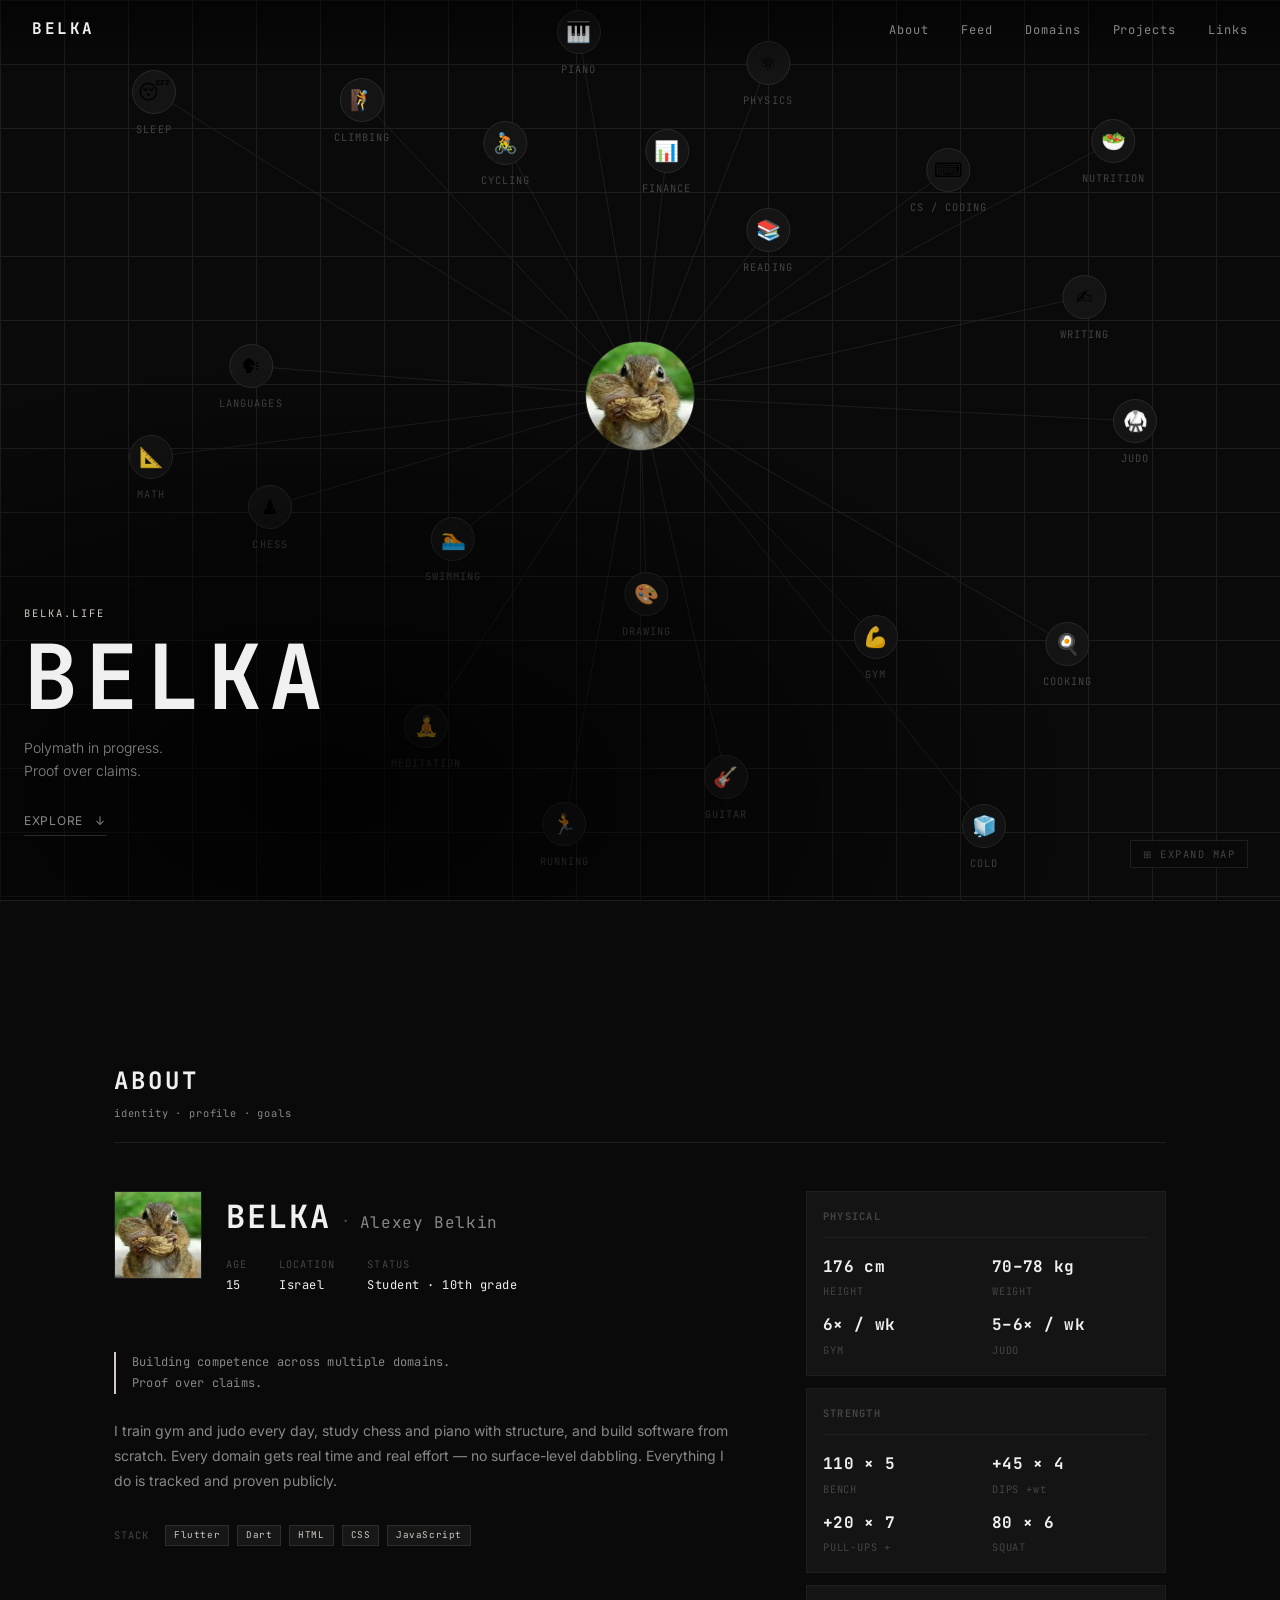
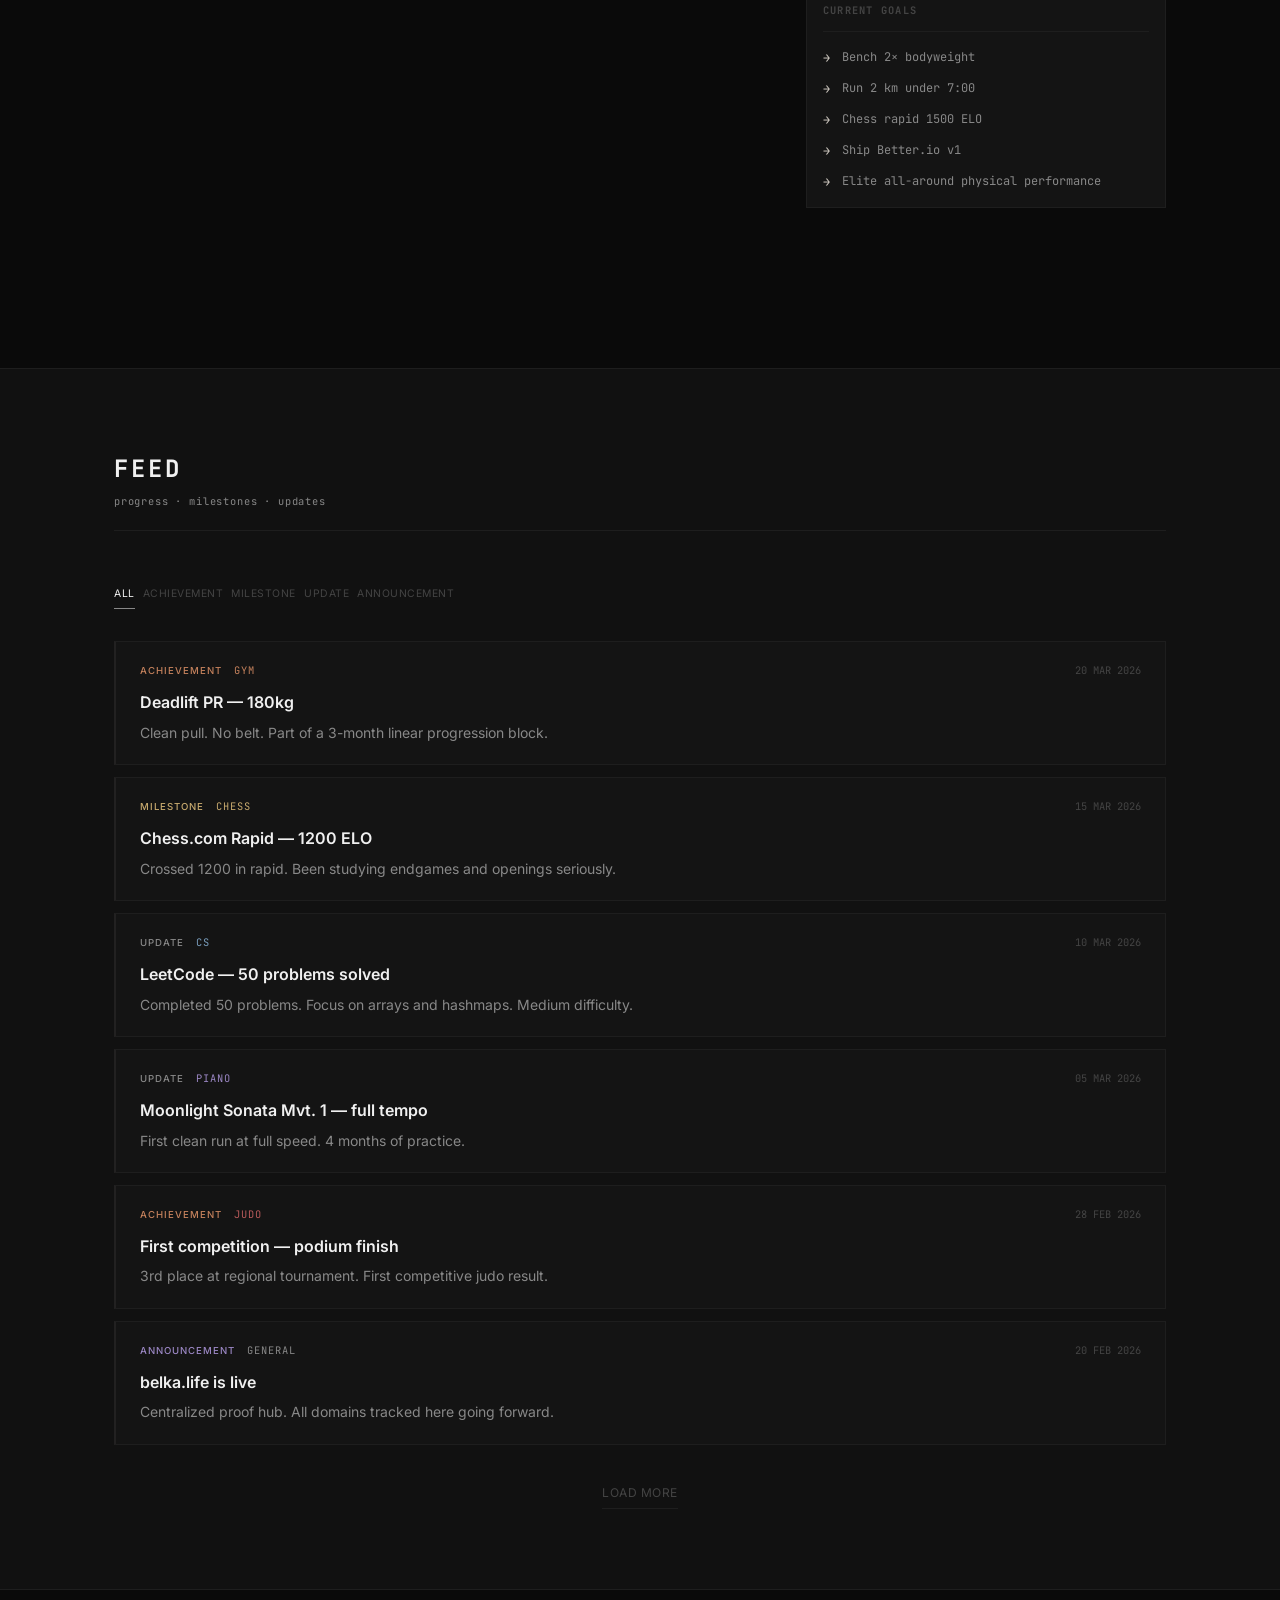
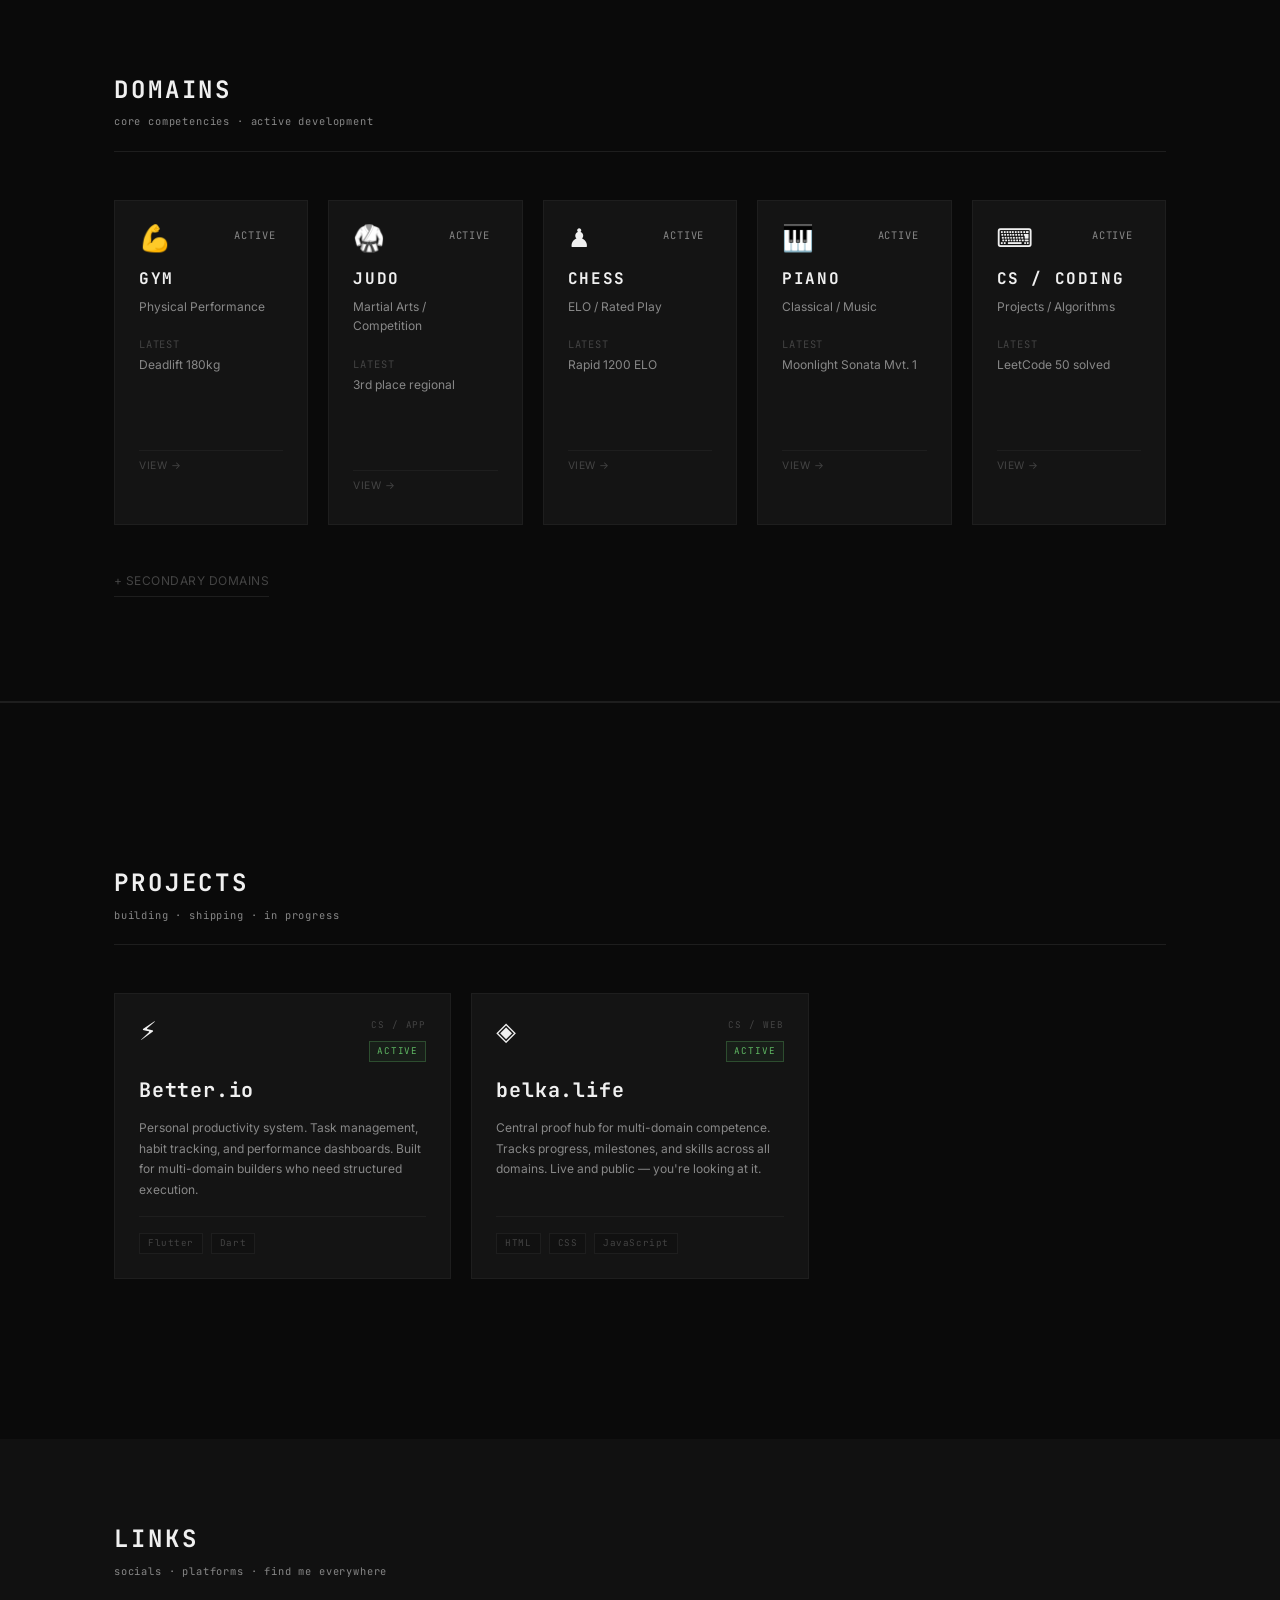
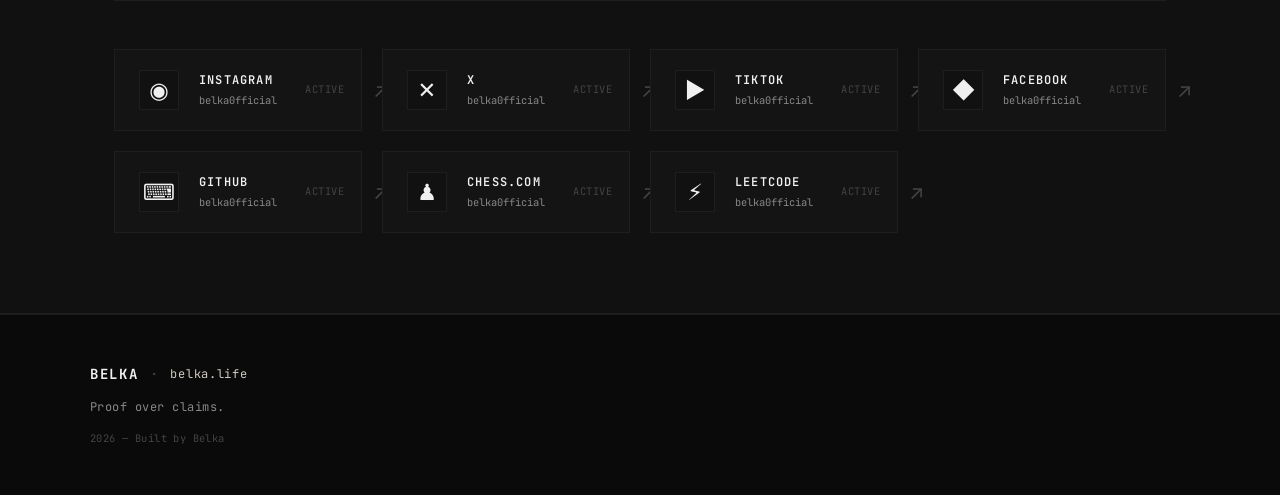
<file: index.html>
<!doctype html>
<html lang="en">
  <head>
    <meta charset="UTF-8" />
    <meta name="viewport" content="width=device-width, initial-scale=1.0" />
    <meta
      name="description"
      content="Belka — proof hub for multi-domain competence. Polymath in progress."
    />
    <meta property="og:title" content="BELKA" />
    <meta
      property="og:description"
      content="Polymath in progress. Proof over claims."
    />
    <meta property="og:url" content="https://belka.life" />
    <meta property="og:type" content="website" />
    <meta property="og:image" content="https://belka.life/belka.png" />
    <meta name="twitter:card" content="summary_large_image" />
    <meta name="twitter:title" content="BELKA" />
    <meta name="twitter:description" content="Polymath in progress. Proof over claims." />
    <meta name="twitter:image" content="https://belka.life/belka.png" />
    <meta name="theme-color" content="#0a0a0a" />
    <title>BELKA</title>
    <link rel="icon" type="image/png" href="logo.png" />
    <link rel="preconnect" href="https://fonts.googleapis.com" />
    <link rel="preconnect" href="https://fonts.gstatic.com" crossorigin />
    <link
      href="https://fonts.googleapis.com/css2?family=JetBrains+Mono:wght@300;400;600;700&family=Inter:wght@300;400;500;600&display=swap"
      rel="stylesheet"
    />
    <link rel="stylesheet" href="style.css" />
  </head>
  <body>
    <!-- NAV -->
    <nav id="nav" role="navigation" aria-label="Primary navigation">
      <a href="#hero" class="nav-brand">BELKA</a>
      <button
        class="nav-hamburger"
        aria-label="Toggle navigation"
        aria-expanded="false"
        aria-controls="nav-links"
      >
        <span></span>
        <span></span>
        <span></span>
      </button>
      <ul id="nav-links" class="nav-links" role="list">
        <li><a href="#about">About</a></li>
        <li><a href="#feed">Feed</a></li>
        <li><a href="#domains">Domains</a></li>
        <li><a href="#projects">Projects</a></li>
        <li><a href="#links">Links</a></li>
      </ul>
    </nav>

    <!-- HERO -->
    <section id="hero" aria-label="Introduction">
      <div class="hero-graph" id="hero-graph">
        <!-- SVG lines — drawn by JS -->
        <svg id="graph-svg" class="graph-svg" aria-hidden="true"></svg>

        <!-- Canvas — panned/zoomed in map mode -->
        <div class="graph-canvas" id="graph-canvas">

        <!-- Central portrait -->
        <div class="graph-portrait" id="graph-portrait" role="button" tabindex="0" aria-label="Enter map mode">
          <!-- Replace .portrait-img with <img src="belka.jpg" alt="Alexey Belkin"> when photo is ready -->
          <div class="portrait-img"><img src="belka.png" alt="Belka"></div>
        </div>

        <!-- Domain nodes — positions set by JS on load -->
        <button class="graph-node" data-domain-id="gym"       aria-label="Open Gym domain"><span class="node-icon">💪</span><span class="node-label">GYM</span></button>
        <button class="graph-node" data-domain-id="chess"     aria-label="Open Chess domain"><span class="node-icon">♟</span><span class="node-label">CHESS</span></button>
        <button class="graph-node" data-domain-id="cs"        aria-label="Open CS domain"><span class="node-icon">⌨</span><span class="node-label">CS / CODING</span></button>
        <button class="graph-node" data-domain-id="piano"     aria-label="Open Piano domain"><span class="node-icon">🎹</span><span class="node-label">PIANO</span></button>
        <button class="graph-node" data-domain-id="judo"      aria-label="Open Judo domain"><span class="node-icon">🥋</span><span class="node-label">JUDO</span></button>
        <button class="graph-node" data-domain-id="math"      aria-label="Open Math domain"><span class="node-icon">📐</span><span class="node-label">MATH</span></button>
        <button class="graph-node" data-domain-id="running"   aria-label="Open Running domain"><span class="node-icon">🏃</span><span class="node-label">RUNNING</span></button>
        <button class="graph-node" data-domain-id="reading"   aria-label="Open Reading domain"><span class="node-icon">📚</span><span class="node-label">READING</span></button>
        <button class="graph-node" data-domain-id="languages" aria-label="Open Languages domain"><span class="node-icon">🗣</span><span class="node-label">LANGUAGES</span></button>
        <button class="graph-node" data-domain-id="physics"   aria-label="Open Physics domain"><span class="node-icon">⚛</span><span class="node-label">PHYSICS</span></button>
        <button class="graph-node" data-domain-id="drawing"   aria-label="Open Drawing domain"><span class="node-icon">🎨</span><span class="node-label">DRAWING</span></button>
        <button class="graph-node" data-domain-id="meditation" aria-label="Open Meditation domain"><span class="node-icon">🧘</span><span class="node-label">MEDITATION</span></button>
        <button class="graph-node" data-domain-id="nutrition" aria-label="Open Nutrition domain"><span class="node-icon">🥗</span><span class="node-label">NUTRITION</span></button>
        <button class="graph-node" data-domain-id="swimming"  aria-label="Open Swimming domain"><span class="node-icon">🏊</span><span class="node-label">SWIMMING</span></button>
        <button class="graph-node" data-domain-id="writing"   aria-label="Open Writing domain"><span class="node-icon">✍</span><span class="node-label">WRITING</span></button>
        <button class="graph-node" data-domain-id="finance"   aria-label="Open Finance domain"><span class="node-icon">📊</span><span class="node-label">FINANCE</span></button>
        <button class="graph-node" data-domain-id="climbing"  aria-label="Open Climbing domain"><span class="node-icon">🧗</span><span class="node-label">CLIMBING</span></button>
        <button class="graph-node" data-domain-id="guitar"    aria-label="Open Guitar domain"><span class="node-icon">🎸</span><span class="node-label">GUITAR</span></button>
        <button class="graph-node" data-domain-id="sleep"     aria-label="Open Sleep domain"><span class="node-icon">😴</span><span class="node-label">SLEEP</span></button>
        <button class="graph-node" data-domain-id="cold"      aria-label="Open Cold Exposure domain"><span class="node-icon">🧊</span><span class="node-label">COLD</span></button>
        <button class="graph-node" data-domain-id="cycling"   aria-label="Open Cycling domain"><span class="node-icon">🚴</span><span class="node-label">CYCLING</span></button>
        <button class="graph-node" data-domain-id="cooking"   aria-label="Open Cooking domain"><span class="node-icon">🍳</span><span class="node-label">COOKING</span></button>

        </div><!-- /graph-canvas -->

        <!-- Text overlay -->
        <div class="hero-text">
          <p class="hero-label">BELKA.LIFE</p>
          <h1 class="hero-headline">BELKA</h1>
          <p class="hero-sub">Polymath in progress.<br />Proof over claims.</p>
          <a href="#feed" class="hero-cta"
            >EXPLORE <span aria-hidden="true">↓</span></a
          >
        </div>

        <!-- MAP MODE CONTROLS -->
        <button class="map-mode-btn" id="map-mode-btn" aria-label="Expand skill map">
          <span aria-hidden="true">⊞</span>
          <span class="map-btn-label">EXPAND MAP</span>
        </button>
        <div class="map-exit-bar" id="map-exit-bar" aria-hidden="true">
          <button class="map-exit-btn" id="map-exit-btn" aria-label="Exit map mode">← EXIT MAP</button>
          <span class="map-hint">CLICK A NODE TO EXPLORE · ESC TO EXIT</span>
        </div>
      </div>
    </section>

    <!-- ABOUT -->
    <section id="about" aria-label="About Belka">
      <div class="section-inner">
        <header class="section-header">
          <h2 class="section-title">ABOUT</h2>
          <p class="section-sub">identity · profile · goals</p>
        </header>
        <div class="about-layout">
          <div class="about-primary">
            <div class="about-profile-row">
              <img src="belka.png" alt="Alexey Belkin" class="about-photo" />
              <div>
                <div class="about-name-block">
                  <span class="about-handle">BELKA</span>
                  <span class="about-sep" aria-hidden="true">·</span>
                  <span class="about-real-name">Alexey Belkin</span>
                </div>
                <ul class="about-meta-row" role="list">
                  <li class="about-meta-item">
                    <span class="about-meta-key">AGE</span>
                    <span class="about-meta-val">15</span>
                  </li>
                  <li class="about-meta-item">
                    <span class="about-meta-key">LOCATION</span>
                    <span class="about-meta-val">Israel</span>
                  </li>
                  <li class="about-meta-item">
                    <span class="about-meta-key">STATUS</span>
                    <span class="about-meta-val">Student · 10th grade</span>
                  </li>
                </ul>
              </div>
            </div>
            <p class="about-tagline">Building competence across multiple domains.<br>Proof over claims.</p>
            <p class="about-bio" id="about-bio"></p>
            <div class="about-stack-row">
              <span class="about-stack-label">STACK</span>
              <div class="about-stack-tags" id="about-stack-tags"></div>
            </div>
          </div>
          <div class="about-secondary">
            <div class="about-block reveal-on-scroll">
              <h3 class="about-block-title">PHYSICAL</h3>
              <div class="about-stats-grid" id="about-physical"></div>
            </div>
            <div class="about-block reveal-on-scroll">
              <h3 class="about-block-title">STRENGTH</h3>
              <div class="about-stats-grid" id="about-strength"></div>
            </div>
            <div class="about-block reveal-on-scroll">
              <h3 class="about-block-title">CURRENT GOALS</h3>
              <ul class="about-goals" id="about-goals"></ul>
            </div>
          </div>
        </div>
      </div>
    </section>

    <!-- FEED -->
    <section id="feed" aria-label="Activity feed">
      <div class="section-inner">
        <header class="section-header">
          <h2 class="section-title">FEED</h2>
          <p class="section-sub">progress · milestones · updates</p>
        </header>

        <div class="feed-filters" role="group" aria-label="Filter feed by type">
          <button class="filter-btn active" data-filter="all">ALL</button>
          <button class="filter-btn" data-filter="achievement">ACHIEVEMENT</button>
          <button class="filter-btn" data-filter="milestone">MILESTONE</button>
          <button class="filter-btn" data-filter="update">UPDATE</button>
          <button class="filter-btn" data-filter="announcement">ANNOUNCEMENT</button>
        </div>

        <div
          id="feed-list"
          class="feed-list"
          role="feed"
          aria-live="polite"
          aria-label="Activity feed"
        ></div>

        <div class="feed-actions">
          <button id="feed-load-more" class="btn-secondary">LOAD MORE</button>
        </div>
      </div>
    </section>

    <!-- DOMAINS -->
    <section id="domains" aria-label="Competence domains">
      <div class="section-inner">
        <header class="section-header">
          <h2 class="section-title">DOMAINS</h2>
          <p class="section-sub">core competencies · active development</p>
        </header>

        <div class="domains-grid" role="list"></div>

        <div class="secondary-domains">
          <button class="btn-ghost secondary-toggle" aria-expanded="false">
            + SECONDARY DOMAINS
          </button>
          <div class="secondary-grid" hidden role="list"></div>
        </div>
      </div>
    </section>

    <!-- PROJECTS -->
    <section id="projects" aria-label="Current projects">
      <div class="section-inner">
        <header class="section-header">
          <h2 class="section-title">PROJECTS</h2>
          <p class="section-sub">building · shipping · in progress</p>
        </header>
        <div class="projects-grid" id="projects-grid" role="list"></div>
      </div>
    </section>

    <!-- LINKS -->
    <section id="links" aria-label="Links and social platforms">
      <div class="section-inner">
        <header class="section-header">
          <h2 class="section-title">LINKS</h2>
          <p class="section-sub">socials · platforms · find me everywhere</p>
        </header>

        <div class="ecosystem-grid" role="list"></div>
      </div>
    </section>

    <!-- FOOTER -->
    <footer id="footer" role="contentinfo">
      <div class="footer-inner">
        <div class="footer-brand">
          <span class="footer-name">BELKA</span>
          <span class="footer-dot" aria-hidden="true">·</span>
          <span class="footer-domain">belka.life</span>
        </div>
        <p class="footer-tagline">Proof over claims.</p>
        <p class="footer-copy">
          <time id="footer-year"></time> — Built by Belka
        </p>
      </div>
    </footer>

    <!-- DOMAIN MODAL -->
    <div
      id="modal-overlay"
      class="modal-overlay"
      role="dialog"
      aria-modal="true"
      aria-labelledby="modal-domain-title"
      aria-hidden="true"
    >
      <div class="modal-container">
        <div class="modal-header">
          <span
            id="modal-domain-icon"
            class="modal-domain-icon"
            aria-hidden="true"
          ></span>
          <h2 id="modal-domain-title" class="modal-domain-title"></h2>
          <button class="modal-close" aria-label="Close domain view">✕</button>
        </div>
        <div id="modal-body" class="modal-body"></div>
      </div>
    </div>

    <script src="data.js"></script>
    <script src="script.js"></script>
  </body>
</html>
</file>
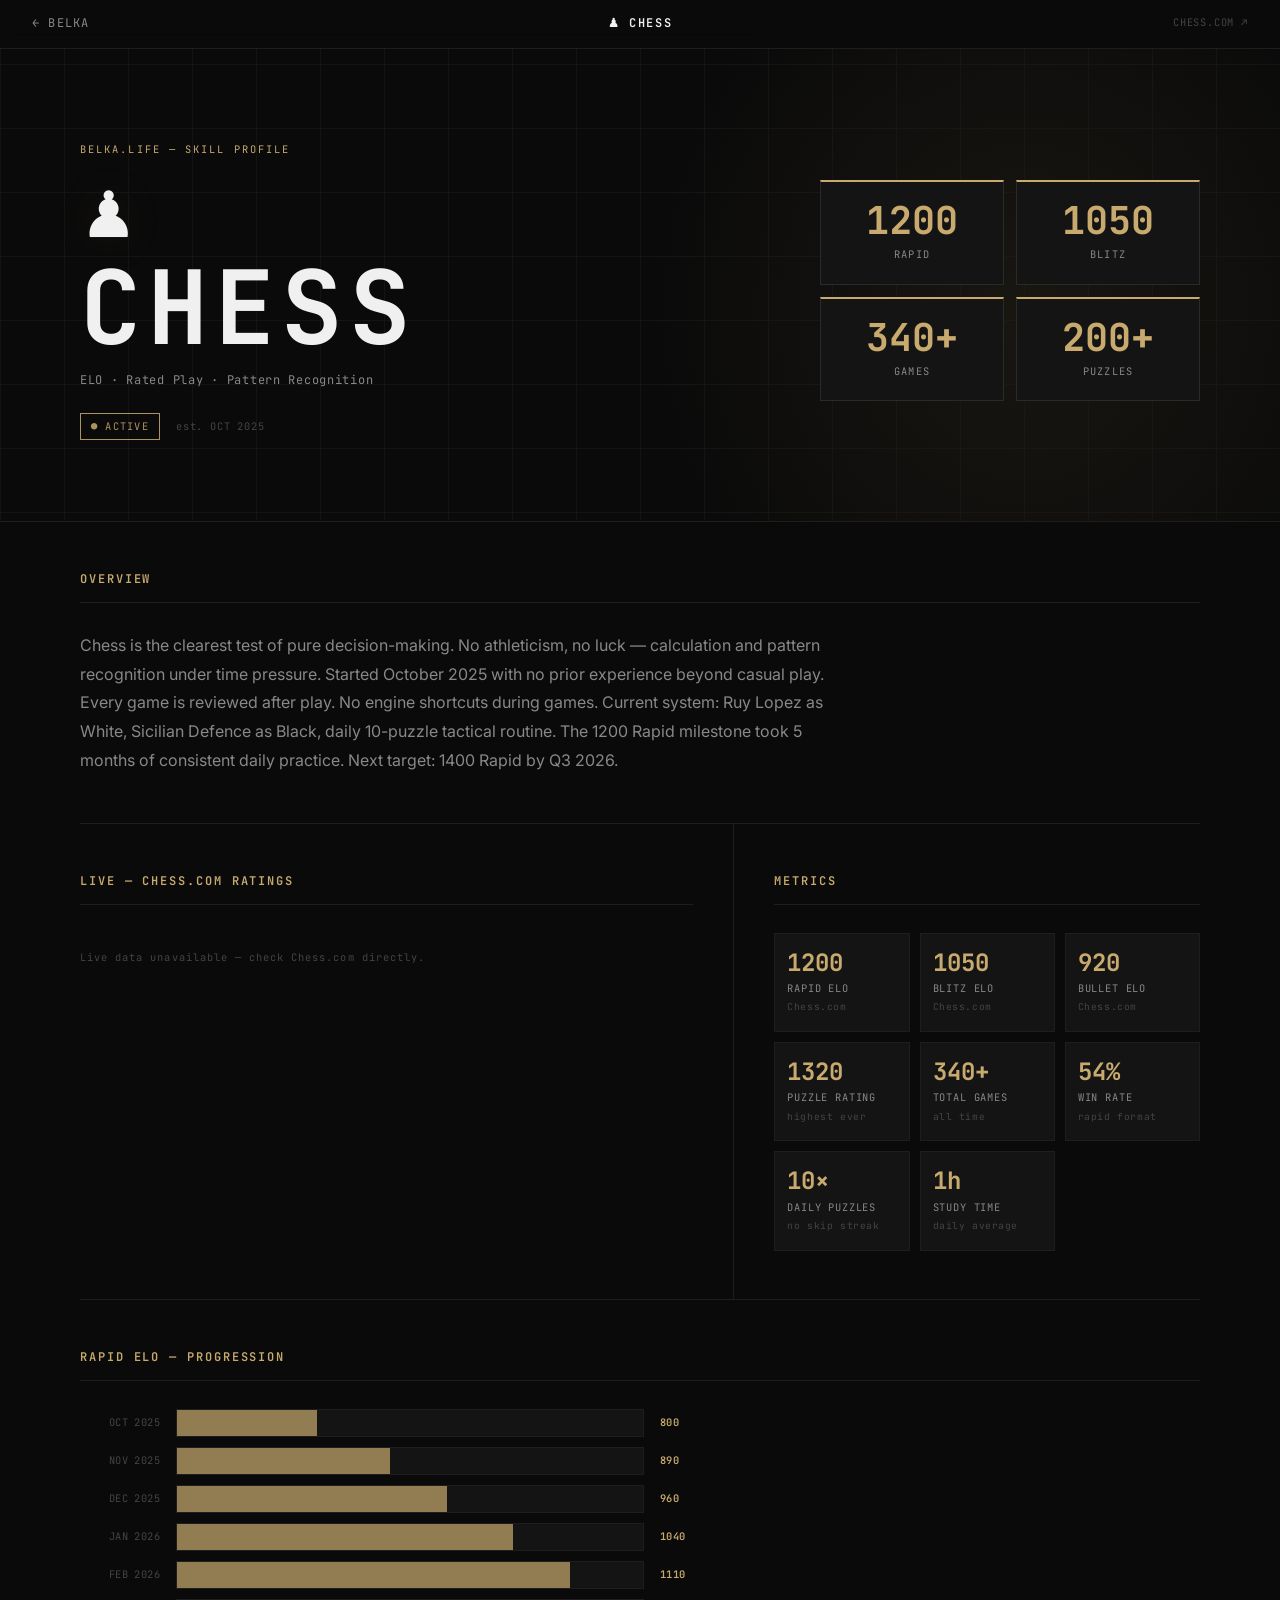
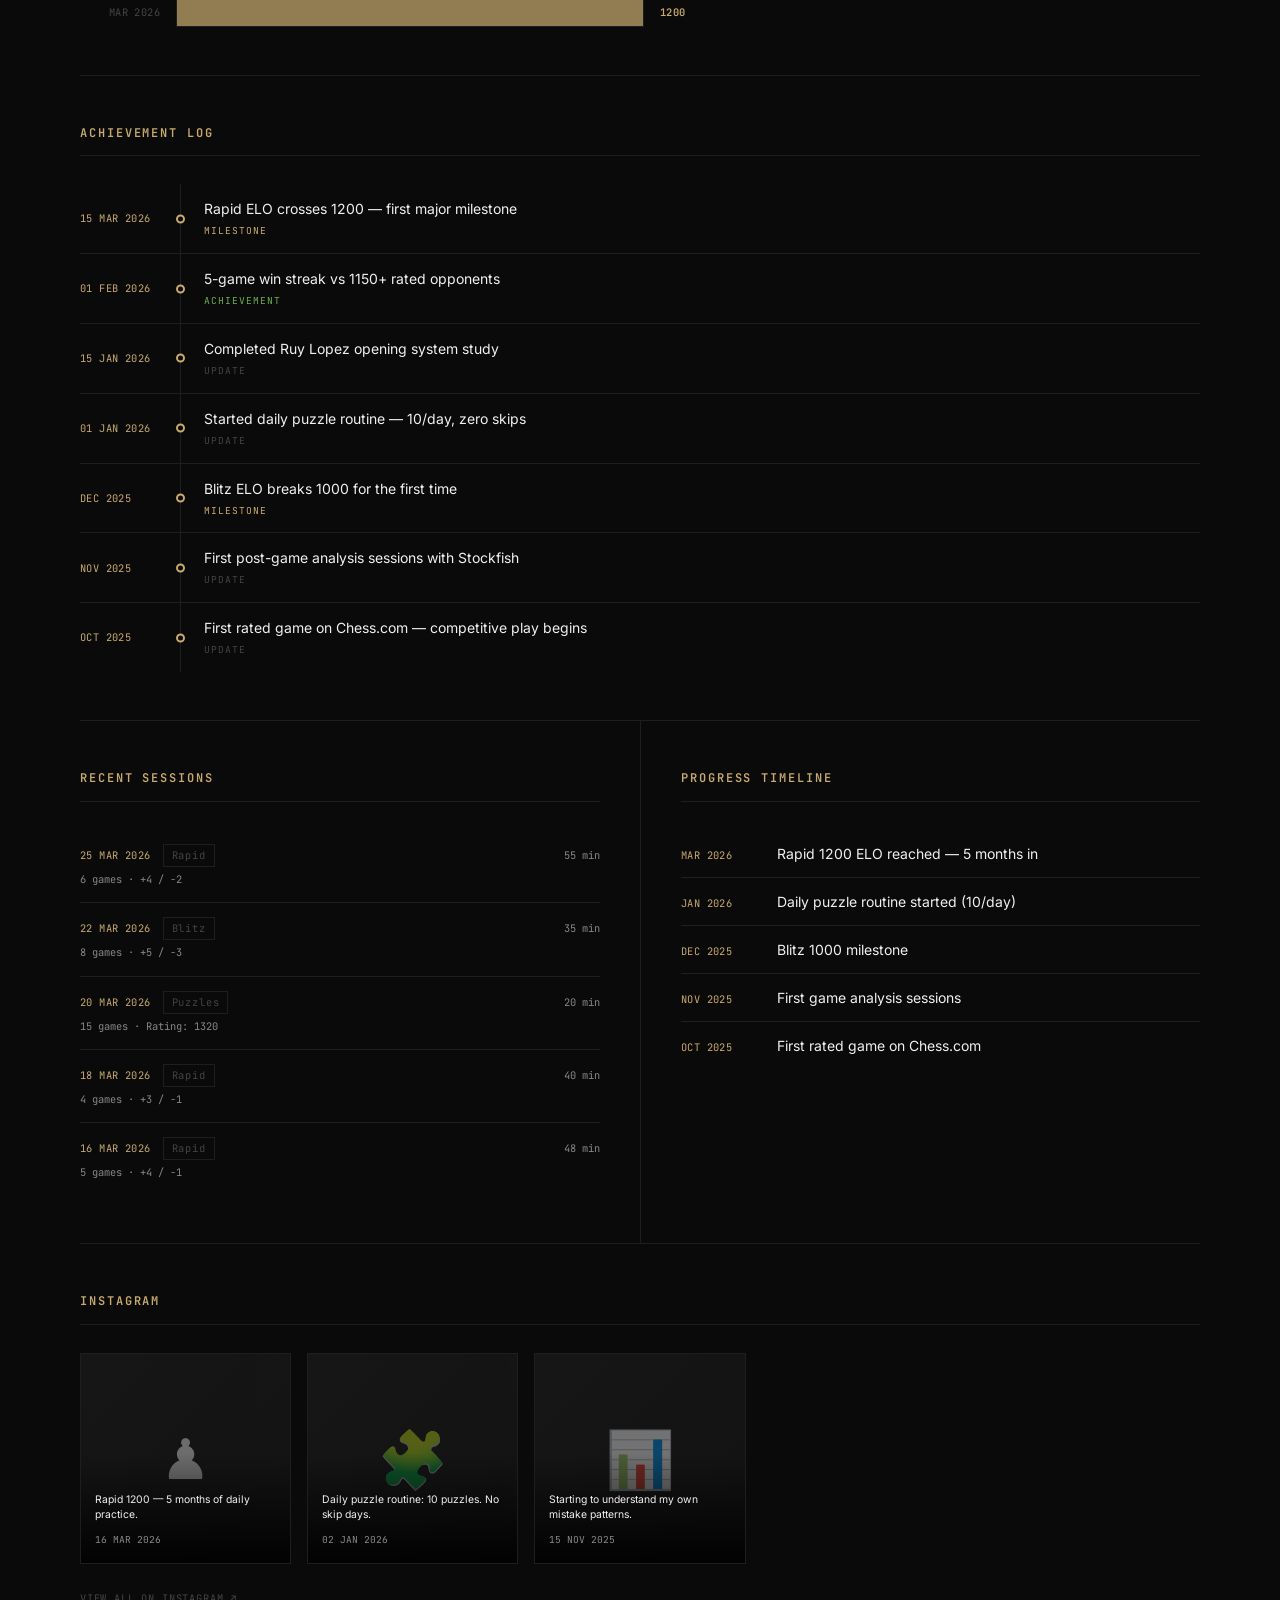
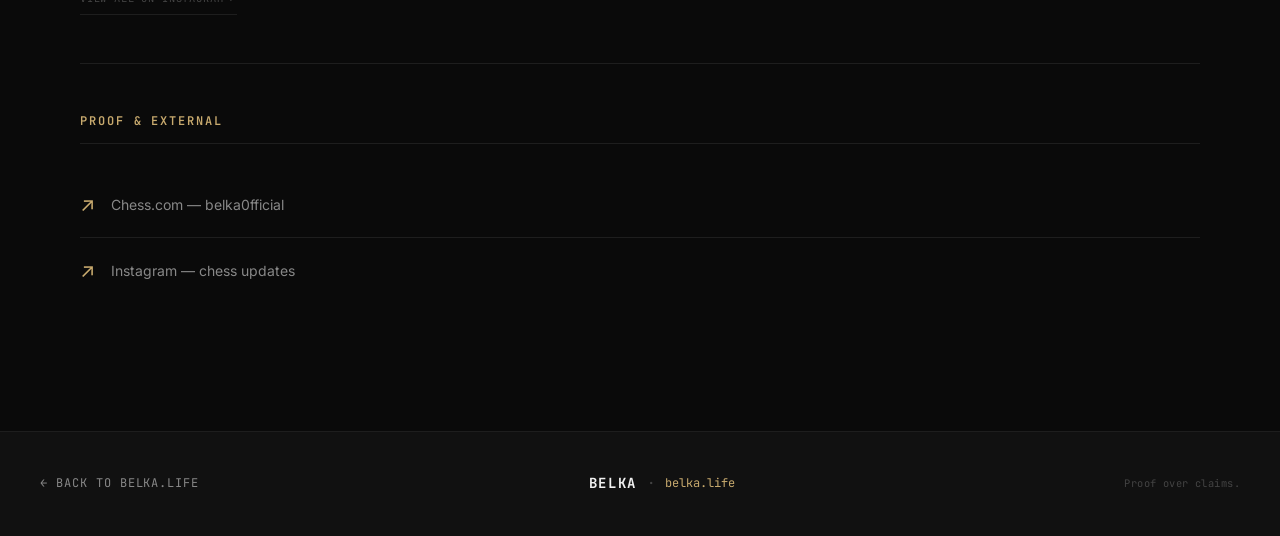
<file: skill.html>
<!doctype html>
<html lang="en">
  <head>
    <meta charset="UTF-8" />
    <meta name="viewport" content="width=device-width, initial-scale=1.0" />
    <meta name="description" id="meta-description" content="Belka — skill profile" />
    <meta property="og:title" id="og-title" content="BELKA — SKILL" />
    <meta property="og:description" id="og-description" content="Belka — skill profile" />
    <meta property="og:type" content="website" />
    <meta property="og:image" content="https://belka.life/belka.png" />
    <meta name="twitter:card" content="summary" />
    <meta name="twitter:title" id="tw-title" content="BELKA — SKILL" />
    <meta name="twitter:description" id="tw-description" content="Belka — skill profile" />
    <meta name="theme-color" content="#0a0a0a" />
    <title>BELKA — SKILL</title>
    <link rel="icon" type="image/png" href="logo.png" />
    <link rel="preconnect" href="https://fonts.googleapis.com" />
    <link rel="preconnect" href="https://fonts.gstatic.com" crossorigin />
    <link
      href="https://fonts.googleapis.com/css2?family=JetBrains+Mono:wght@300;400;600;700&family=Inter:wght@300;400;500;600&display=swap"
      rel="stylesheet"
    />
    <link rel="stylesheet" href="style.css" />
    <link rel="stylesheet" href="skill.css" />
  </head>
  <body class="skill-page">

    <!-- TOP NAV -->
    <nav class="sk-nav" role="navigation">
      <a href="index.html" class="sk-nav-back">← BELKA</a>
      <span class="sk-nav-domain" id="sk-nav-domain"></span>
      <a class="sk-nav-ext" id="sk-nav-ext" target="_blank" rel="noopener noreferrer"></a>
    </nav>

    <!-- HERO -->
    <header class="sk-hero" id="sk-hero">
      <div class="sk-hero-inner">

        <div class="sk-hero-left">
          <span class="sk-hero-eyebrow">BELKA.LIFE — SKILL PROFILE</span>
          <div class="sk-hero-icon" id="sk-hero-icon" aria-hidden="true"></div>
          <h1 class="sk-hero-name" id="sk-hero-name"></h1>
          <p class="sk-hero-subtitle" id="sk-hero-subtitle"></p>
          <div class="sk-hero-badges">
            <span class="sk-status-badge" id="sk-status-badge"></span>
            <span class="sk-since" id="sk-since"></span>
          </div>
        </div>

        <div class="sk-hero-right">
          <div class="sk-quick-stats" id="sk-quick-stats" role="list"></div>
        </div>

      </div>
    </header>

    <!-- MAIN CONTENT -->
    <main class="sk-main">

      <!-- Overview -->
      <section class="sk-section sk-section--full" id="sec-overview">
        <h2 class="sk-section-title">OVERVIEW</h2>
        <p class="sk-description" id="sk-description"></p>
      </section>

      <!-- Two-column row: Live data + Metrics -->
      <div class="sk-row" id="row-live-metrics">

        <section class="sk-section sk-section--live" id="sec-live" hidden>
          <h2 class="sk-section-title" id="sk-live-title">LIVE DATA</h2>
          <div id="sk-live-container" class="sk-live-loading">FETCHING LIVE DATA…</div>
        </section>

        <section class="sk-section" id="sec-metrics">
          <h2 class="sk-section-title">METRICS</h2>
          <div class="sk-metrics-grid" id="sk-metrics"></div>
        </section>

      </div>

      <!-- Rating / Progress chart -->
      <section class="sk-section sk-section--full" id="sec-chart" hidden>
        <h2 class="sk-section-title" id="sk-chart-title">RATING PROGRESSION</h2>
        <div class="sk-chart" id="sk-chart"></div>
      </section>

      <!-- Achievement log — full width -->
      <section class="sk-section sk-section--full" id="sec-achievements">
        <h2 class="sk-section-title">ACHIEVEMENT LOG</h2>
        <ul class="sk-achievement-list" id="sk-achievements" role="list"></ul>
      </section>

      <!-- Two-column row: Sessions + Timeline -->
      <div class="sk-row sk-row--equal">

        <section class="sk-section" id="sec-sessions">
          <h2 class="sk-section-title">RECENT SESSIONS</h2>
          <ul class="sk-session-list" id="sk-sessions" role="list"></ul>
        </section>

        <section class="sk-section" id="sec-timeline">
          <h2 class="sk-section-title">PROGRESS TIMELINE</h2>
          <ul class="sk-timeline-list" id="sk-timeline" role="list"></ul>
        </section>

      </div>

      <!-- Social posts — full width -->
      <section class="sk-section sk-section--full" id="sec-social">
        <h2 class="sk-section-title">INSTAGRAM</h2>
        <div class="sk-social-grid" id="sk-social"></div>
        <a class="sk-social-more" id="sk-social-more" href="https://instagram.com/belka0fficial" target="_blank" rel="noopener noreferrer">
          VIEW ALL ON INSTAGRAM ↗
        </a>
      </section>

      <!-- Proof links — full width -->
      <section class="sk-section sk-section--full" id="sec-links">
        <h2 class="sk-section-title">PROOF &amp; EXTERNAL</h2>
        <div class="sk-proof-links" id="sk-proof-links"></div>
      </section>

    </main>

    <!-- FOOTER -->
    <footer class="sk-footer" role="contentinfo">
      <div class="sk-footer-inner">
        <a href="index.html" class="sk-footer-back">← BACK TO BELKA.LIFE</a>
        <div class="sk-footer-brand">
          <span class="sk-footer-name">BELKA</span>
          <span class="sk-footer-sep" aria-hidden="true">·</span>
          <span class="sk-footer-domain">belka.life</span>
        </div>
        <p class="sk-footer-copy">Proof over claims.</p>
      </div>
    </footer>

    <script src="data.js"></script>
    <script src="skill.js"></script>
  </body>
</html>
</file>
<file: style.css>
@import url('https://fonts.googleapis.com/css2?family=JetBrains+Mono:wght@300;400;600;700&family=Inter:wght@300;400;500;600&display=swap');

/* ============================================================
   VARIABLES
   ============================================================ */
:root {
  /* palette */
  --bg-primary:    #0a0a0a;
  --bg-secondary:  #111111;
  --bg-card:       #141414;
  --bg-card-hover: #1a1a1a;
  --border:        #1e1e1e;
  --border-active: #2a2a2a;

  /* accent */
  --accent:        #d0cac2;
  --accent-dim:    rgba(208, 202, 194, 0.07);
  --accent-glow:   rgba(208, 202, 194, 0.12);

  /* domain accents (used in modal only) */
  --accent-gym:    #c4815c;
  --accent-judo:   #b85a5a;
  --accent-chess:  #c8aa6e;
  --accent-piano:  #9b87c4;
  --accent-cs:     #7a9ebd;

  /* text */
  --text-primary:   #f0f0f0;
  --text-secondary: #888888;
  --text-muted:     #444444;

  /* typography */
  --font-mono: 'JetBrains Mono', 'Fira Code', 'Courier New', monospace;
  --font-sans: 'Inter', 'Helvetica Neue', system-ui, sans-serif;

  --text-xs:   0.65rem;
  --text-sm:   0.75rem;
  --text-base: 0.875rem;
  --text-md:   1rem;
  --text-lg:   1.25rem;
  --text-xl:   1.5rem;
  --text-2xl:  2rem;
  --text-hero: clamp(3.5rem, 12vw, 8rem);

  /* spacing */
  --s1:  4px;   --s2:  8px;   --s3:  12px;
  --s4:  16px;  --s5:  20px;  --s6:  24px;
  --s8:  32px;  --s10: 40px;  --s12: 48px;
  --s16: 64px;  --s20: 80px;  --s24: 96px;

  /* layout */
  --max-width:  1100px;
  --col-gap:    20px;
  --section-v:  var(--s20);
  --section-h:  var(--s6);

  /* motion */
  --ease-sharp: cubic-bezier(0.4, 0, 0.2, 1);
  --ease-out:   cubic-bezier(0, 0, 0.2, 1);
  --dur-fast:   150ms;
  --dur-base:   250ms;
  --dur-slow:   400ms;
}

/* ============================================================
   RESET + BASE
   ============================================================ */
*, *::before, *::after {
  box-sizing: border-box;
  margin: 0;
  padding: 0;
}

html {
  scroll-behavior: smooth;
}

body {
  background-color: var(--bg-primary);
  color: var(--text-primary);
  font-family: var(--font-sans);
  font-size: var(--text-base);
  line-height: 1.65;
  -webkit-font-smoothing: antialiased;
  -moz-osx-font-smoothing: grayscale;
}

body.modal-open {
  position: fixed;
  overflow: hidden;
  width: 100%;
}

::selection {
  background: var(--accent-dim);
  color: var(--accent);
}

:focus-visible {
  outline: 1px solid var(--accent);
  outline-offset: 3px;
}

a {
  color: inherit;
  text-decoration: none;
}

ul, ol {
  list-style: none;
}

button {
  cursor: pointer;
  font-family: inherit;
  border: none;
  background: none;
}

img, svg {
  display: block;
  max-width: 100%;
}

/* ============================================================
   LAYOUT UTILITIES
   ============================================================ */
.section-inner {
  max-width: var(--max-width);
  margin: 0 auto;
  padding: var(--section-v) var(--section-h);
}

.section-header {
  margin-bottom: var(--s12);
  padding-bottom: var(--s5);
  border-bottom: 1px solid var(--border);
}

.section-title {
  font-family: var(--font-mono);
  font-size: var(--text-xl);
  font-weight: 700;
  letter-spacing: 0.12em;
  color: var(--text-primary);
}

.section-sub {
  font-family: var(--font-mono);
  font-size: var(--text-xs);
  color: var(--text-secondary);
  letter-spacing: 0.08em;
  margin-top: var(--s1);
}

/* ============================================================
   SCROLL REVEAL
   ============================================================ */
.reveal-on-scroll {
  opacity: 0;
  transform: translateY(14px);
  transition:
    opacity   var(--dur-slow) var(--ease-out),
    transform var(--dur-slow) var(--ease-out);
}

.reveal-on-scroll.revealed {
  opacity: 1;
  transform: translateY(0);
}

/* stagger for domain cards */
.domains-grid .domain-card:nth-child(2) { transition-delay: 60ms; }
.domains-grid .domain-card:nth-child(3) { transition-delay: 120ms; }
.domains-grid .domain-card:nth-child(4) { transition-delay: 180ms; }
.domains-grid .domain-card:nth-child(5) { transition-delay: 240ms; }

/* ============================================================
   NAV
   ============================================================ */
#nav {
  position: fixed;
  top: 0;
  left: 0;
  right: 0;
  z-index: 900;
  display: flex;
  align-items: center;
  justify-content: space-between;
  padding: var(--s4) var(--s8);
  border-bottom: 1px solid transparent;
  transition:
    background     var(--dur-base) var(--ease-sharp),
    border-color   var(--dur-base) var(--ease-sharp),
    opacity        400ms           var(--ease-sharp),
    transform      400ms           var(--ease-sharp);
}

#nav.scrolled {
  background: rgba(10, 10, 10, 0.92);
  backdrop-filter: blur(8px);
  -webkit-backdrop-filter: blur(8px);
  border-bottom-color: var(--border);
}

.nav-brand {
  font-family: var(--font-mono);
  font-weight: 700;
  font-size: var(--text-md);
  letter-spacing: 0.16em;
  color: var(--text-primary);
  transition: color var(--dur-fast);
}

.nav-brand:hover {
  color: var(--accent);
}

.nav-links {
  display: flex;
  align-items: center;
  gap: var(--s8);
}

.nav-links a {
  font-family: var(--font-mono);
  font-size: var(--text-sm);
  letter-spacing: 0.08em;
  color: var(--text-secondary);
  transition: color var(--dur-fast);
}

.nav-links a:hover {
  color: var(--text-primary);
}

.nav-hamburger {
  display: none;
  flex-direction: column;
  gap: 5px;
  padding: var(--s2);
}

.nav-hamburger span {
  display: block;
  width: 22px;
  height: 1px;
  background: var(--text-primary);
  transition: transform var(--dur-base), opacity var(--dur-base);
}

/* hamburger open state */
.nav-hamburger.open span:nth-child(1) {
  transform: translateY(6px) rotate(45deg);
}
.nav-hamburger.open span:nth-child(2) {
  opacity: 0;
}
.nav-hamburger.open span:nth-child(3) {
  transform: translateY(-6px) rotate(-45deg);
}

/* ============================================================
   HERO — NODE GRAPH
   ============================================================ */
#hero {
  height: 100vh;
  position: relative;
  overflow: hidden;
}

.hero-graph {
  position: relative;
  width: 100%;
  height: 100%;
  background-color: var(--bg-primary);
  background-image:
    linear-gradient(var(--border) 1px, transparent 1px),
    linear-gradient(90deg, var(--border) 1px, transparent 1px);
  background-size: 64px 64px;
}

/* SVG overlay for lines — stays outside canvas so it covers full area */
.graph-svg {
  position: absolute;
  inset: 0;
  width: 100%;
  height: 100%;
  pointer-events: none;
  z-index: 1;
}

/* Canvas — receives pan/zoom transform in map mode */
.graph-canvas {
  position: absolute;
  inset: 0;
  transform-origin: center center;
  z-index: 2;
  will-change: transform;
}

/* ---- Edge fades for readability ---- */
/* Top fade: nav bar + exit bar legibility */
.hero-graph::before {
  content: '';
  position: absolute;
  inset: 0;
  background: linear-gradient(
    to bottom,
    rgba(0,0,0,0.55) 0%,
    transparent 8%
  );
  z-index: 10;
  pointer-events: none;
  transition: opacity 500ms var(--ease-sharp);
}
/* Bottom-left fade: BELKA title block legibility */
.hero-graph::after {
  content: '';
  position: absolute;
  inset: 0;
  background: radial-gradient(
    ellipse 80% 65% at 25% 88%,
    rgba(0,0,0,0.78) 0%,
    rgba(0,0,0,0.35) 45%,
    transparent 72%
  );
  z-index: 10;
  pointer-events: none;
  transition: opacity 500ms var(--ease-sharp);
}
/* In map mode hide the bottom fade — hero-text is gone anyway */
body.map-mode .hero-graph::after {
  opacity: 0;
}

/* Portrait — centered */
.graph-portrait {
  position: absolute;
  top: 44%;
  left: 50%;
  transform: translate(-50%, -50%);
  display: flex;
  flex-direction: column;
  align-items: center;
  gap: var(--s3);
  z-index: 2;
  cursor: pointer;
  transition: transform 500ms var(--ease-out);
}

.portrait-img {
  width: 110px;
  height: 110px;
  background: var(--bg-card);
  border: 1px solid var(--border-active);
  border-radius: 50%;
  display: flex;
  align-items: center;
  justify-content: center;
  font-family: var(--font-mono);
  font-size: var(--text-xl);
  font-weight: 700;
  color: var(--accent);
  letter-spacing: 0.06em;
  overflow: hidden;
}

.portrait-img img {
  width: 100%;
  height: 100%;
  object-fit: cover;
  display: block;
}


/* Domain nodes */
.graph-node {
  position: absolute;
  left: var(--nx);
  top: var(--ny);
  transform: translate(-50%, -50%);
  display: flex;
  flex-direction: column;
  align-items: center;
  gap: var(--s2);
  background: none;
  border: none;
  cursor: pointer;
  z-index: 2;
  padding: var(--s3);
}

.node-icon {
  display: flex;
  align-items: center;
  justify-content: center;
  width: 44px;
  height: 44px;
  font-size: 1.25rem;
  border-radius: 50%;
  background: var(--bg-card);
  border: 1px solid var(--border-active);
  transition:
    border-color var(--dur-base) var(--ease-sharp),
    background   var(--dur-base) var(--ease-sharp),
    transform    var(--dur-base) var(--ease-sharp);
}

.graph-node:hover .node-icon,
.graph-node:focus-visible .node-icon {
  border-color: var(--accent);
  background: var(--bg-card-hover);
  transform: scale(1.1);
}

.node-label {
  font-family: var(--font-mono);
  font-size: var(--text-xs);
  letter-spacing: 0.1em;
  color: var(--text-muted);
  white-space: nowrap;
  transition: color var(--dur-base);
}

.graph-node:hover .node-label,
.graph-node:focus-visible .node-label {
  color: var(--text-secondary);
}

/* Hero text — bottom-left overlay */
.hero-text {
  position: absolute;
  bottom: var(--s16);
  left: var(--section-h);
  z-index: 20;
  max-width: 340px;
  transition:
    opacity   400ms var(--ease-sharp),
    transform 400ms var(--ease-sharp);
}

.hero-label {
  font-family: var(--font-mono);
  font-size: var(--text-xs);
  letter-spacing: 0.2em;
  color: var(--accent);
  margin-bottom: var(--s3);
}

.hero-headline {
  font-family: var(--font-mono);
  font-size: clamp(2.8rem, 7vw, 6rem);
  font-weight: 700;
  letter-spacing: 0.08em;
  line-height: 0.95;
  color: var(--text-primary);
  margin-bottom: var(--s4);
}

.hero-sub {
  font-size: var(--text-base);
  font-weight: 300;
  color: var(--text-secondary);
  line-height: 1.7;
  margin-bottom: var(--s6);
}

.hero-cta {
  display: inline-flex;
  align-items: center;
  gap: var(--s3);
  font-family: var(--font-sans);
  font-size: var(--text-sm);
  font-weight: 400;
  letter-spacing: 0.06em;
  color: var(--text-secondary);
  padding: var(--s1) 0;
  border-bottom: 1px solid var(--border-active);
  transition:
    color        var(--dur-base),
    border-color var(--dur-base);
}

.hero-cta:hover {
  color: var(--text-primary);
  border-bottom-color: var(--text-secondary);
}

/* ============================================================
   MAP MODE — toggle button + exit bar
   ============================================================ */
.map-mode-btn {
  position: absolute;
  bottom: var(--s8);
  right: var(--s8);
  z-index: 20;
  display: flex;
  align-items: center;
  gap: var(--s2);
  font-family: var(--font-mono);
  font-size: var(--text-xs);
  letter-spacing: 0.12em;
  color: var(--text-muted);
  padding: 6px 12px;
  border: 1px solid var(--border);
  background: rgba(10, 10, 10, 0.55);
  backdrop-filter: blur(6px);
  -webkit-backdrop-filter: blur(6px);
  transition:
    color        var(--dur-fast),
    border-color var(--dur-fast),
    opacity      400ms var(--ease-sharp),
    transform    400ms var(--ease-sharp);
}

.map-mode-btn:hover {
  color: var(--text-secondary);
  border-color: var(--border-active);
}

.map-btn-label {
  letter-spacing: 0.14em;
}

.map-exit-bar {
  position: absolute;
  top: 0;
  left: 0;
  right: 0;
  z-index: 20;
  display: flex;
  align-items: center;
  justify-content: space-between;
  padding: 16px 24px;
  opacity: 0;
  pointer-events: none;
  transition: opacity 400ms var(--ease-sharp);
}

.map-exit-btn {
  font-family: var(--font-mono);
  font-size: var(--text-xs);
  letter-spacing: 0.1em;
  color: var(--text-secondary);
  padding: 6px 14px;
  border: 1px solid var(--border);
  background: rgba(10, 10, 10, 0.7);
  backdrop-filter: blur(8px);
  -webkit-backdrop-filter: blur(8px);
  transition: color var(--dur-fast), border-color var(--dur-fast);
}

.map-exit-btn:hover {
  color: var(--text-primary);
  border-color: var(--border-active);
}

.map-hint {
  font-family: var(--font-mono);
  font-size: var(--text-xs);
  letter-spacing: 0.08em;
  color: var(--text-muted);
}

/* ============================================================
   MAP MODE — body.map-mode active states
   ============================================================ */
body.map-mode {
  overflow: hidden;
}

/* On mobile the hero is 65vh normally — expand to full screen in map mode */
@media (max-width: 768px) {
  body.map-mode #hero {
    height: 100vh;
    min-height: 0;
  }
}

body.map-mode #hero-graph {
  cursor: grab;
}
body.map-panning #hero-graph {
  cursor: grabbing;
}

body.map-mode #nav {
  opacity: 0;
  pointer-events: none;
  transform: translateY(-100%);
}

body.map-mode .hero-text {
  opacity: 0;
  pointer-events: none;
  transform: translateY(14px);
}

body.map-mode .map-mode-btn {
  opacity: 0;
  pointer-events: none;
  transform: translateY(8px);
}

body.map-mode .map-exit-bar {
  opacity: 1;
  pointer-events: all;
}

body.map-mode .graph-portrait {
  transform: translate(-50%, -50%) scale(1.08);
}

/* Portrait ring glow in map mode */
body.map-mode .portrait-img {
  box-shadow:
    0 0 0 2px rgba(208, 202, 194, 0.35),
    0 0 28px rgba(208, 202, 194, 0.08);
  transition: box-shadow 500ms var(--ease-out);
}

/* Nodes become more legible in map mode */
body.map-mode .node-label {
  color: var(--text-secondary);
  transition: color 400ms var(--ease-sharp);
}

body.map-mode .node-icon {
  border-color: rgba(208, 202, 194, 0.2);
  transition:
    border-color var(--dur-base) var(--ease-sharp),
    background   var(--dur-base) var(--ease-sharp),
    transform    var(--dur-base) var(--ease-sharp);
}

/* SVG lines breathe in map mode */
body.map-mode #graph-svg {
  animation: map-lines-breathe 3s ease-in-out infinite alternate;
}

@keyframes map-lines-breathe {
  from { opacity: 0.7; }
  to   { opacity: 1.0; }
}

@keyframes node-pop {
  0%   { opacity: 0; transform: translate(-50%, -50%) scale(0);    }
  55%  { opacity: 1; transform: translate(-50%, -50%) scale(1.28); }
  72%  { transform: translate(-50%, -50%) scale(0.86); }
  88%  { transform: translate(-50%, -50%) scale(1.07); }
  100% { opacity: 1; transform: translate(-50%, -50%) scale(1);    }
}

@keyframes portrait-enter {
  0%   { opacity: 0; transform: translate(-50%, -50%) scale(0.55); }
  65%  { opacity: 1; transform: translate(-50%, -50%) scale(1.06); }
  100% { opacity: 1; transform: translate(-50%, -50%) scale(1);    }
}

/* ============================================================
   FEED
   ============================================================ */
#feed {
  background: var(--bg-secondary);
  border-top: 1px solid var(--border);
  border-bottom: 1px solid var(--border);
}

.feed-filters {
  display: flex;
  flex-wrap: wrap;
  gap: var(--s2);
  margin-bottom: var(--s8);
}

.filter-btn {
  font-family: var(--font-sans);
  font-size: var(--text-xs);
  letter-spacing: 0.05em;
  color: var(--text-muted);
  padding: var(--s2) 0;
  border-bottom: 1px solid transparent;
  transition:
    color        var(--dur-fast),
    border-color var(--dur-fast);
}

.filter-btn:hover {
  color: var(--text-secondary);
}

.filter-btn.active {
  color: var(--text-primary);
  border-bottom-color: var(--text-secondary);
}

.feed-list {
  display: grid;
  gap: var(--s3);
  margin-bottom: var(--s8);
}

.feed-item {
  background: var(--bg-card);
  border: 1px solid var(--border);
  border-left: 2px solid var(--accent-dim);
  padding: var(--s5) var(--s6);
  transition:
    border-left-color var(--dur-fast),
    background        var(--dur-fast);
}

.feed-item:hover {
  border-left-color: var(--accent);
  background: var(--bg-card-hover);
}

.feed-item-meta {
  display: flex;
  flex-wrap: wrap;
  align-items: center;
  gap: var(--s3);
  margin-bottom: var(--s3);
}

.feed-tag {
  font-family: var(--font-sans);
  font-size: 0.6rem;
  font-weight: 500;
  letter-spacing: 0.1em;
  text-transform: uppercase;
}

.feed-tag--achievement { color: var(--accent-gym); }
.feed-tag--milestone   { color: var(--accent-chess); }
.feed-tag--update      { color: var(--text-secondary); }
.feed-tag--announcement{ color: var(--accent-piano); }

.feed-domain-tag {
  font-family: var(--font-mono);
  font-size: var(--text-xs);
  letter-spacing: 0.1em;
}

.feed-domain-tag--gym   { color: var(--accent-gym); }
.feed-domain-tag--judo  { color: var(--accent-judo); }
.feed-domain-tag--chess { color: var(--accent-chess); }
.feed-domain-tag--piano { color: var(--accent-piano); }
.feed-domain-tag--cs    { color: var(--accent-cs); }
.feed-domain-tag--general { color: var(--text-secondary); }

.feed-date {
  font-family: var(--font-mono);
  font-size: var(--text-xs);
  color: var(--text-muted);
  margin-left: auto;
}

.feed-item-title {
  font-size: var(--text-md);
  font-weight: 600;
  color: var(--text-primary);
  margin-bottom: var(--s2);
  line-height: 1.4;
}

.feed-item-desc {
  font-size: var(--text-base);
  color: var(--text-secondary);
  line-height: 1.6;
}

.feed-actions {
  display: flex;
  justify-content: center;
}

/* ============================================================
   BUTTONS
   ============================================================ */
.btn-secondary {
  font-family: var(--font-sans);
  font-size: var(--text-sm);
  letter-spacing: 0.04em;
  color: var(--text-muted);
  padding: var(--s2) 0;
  border-bottom: 1px solid var(--border);
  transition:
    color        var(--dur-fast),
    border-color var(--dur-fast);
}

.btn-secondary:hover {
  color: var(--text-secondary);
  border-bottom-color: var(--border-active);
}

.btn-ghost {
  font-family: var(--font-sans);
  font-size: var(--text-sm);
  letter-spacing: 0.04em;
  color: var(--text-muted);
  padding: var(--s2) 0;
  border-bottom: 1px solid var(--border);
  transition:
    color        var(--dur-fast),
    border-color var(--dur-fast);
}

.btn-ghost:hover {
  color: var(--text-secondary);
  border-bottom-color: var(--border-active);
}

/* ============================================================
   DOMAINS
   ============================================================ */
#domains {
  border-bottom: 1px solid var(--border);
}

.domains-grid {
  display: grid;
  grid-template-columns: repeat(auto-fit, minmax(180px, 1fr));
  gap: var(--col-gap);
  margin-bottom: var(--s10);
}

.domain-card {
  background: var(--bg-card);
  border: 1px solid var(--border);
  padding: var(--s6);
  position: relative;
  overflow: hidden;
  cursor: pointer;
  transition:
    border-color var(--dur-base) var(--ease-sharp),
    background   var(--dur-base) var(--ease-sharp),
    transform    var(--dur-base) var(--ease-sharp);
}

.domain-card:hover,
.domain-card:focus-within {
  border-color: var(--accent);
  background: var(--bg-card-hover);
  transform: translateY(-2px);
}

/* accent line on hover */
.domain-card::before {
  content: '';
  position: absolute;
  top: 0;
  left: 0;
  right: 0;
  height: 2px;
  background: var(--accent);
  transform: scaleX(0);
  transform-origin: left;
  transition: transform var(--dur-base) var(--ease-sharp);
}

.domain-card:hover::before,
.domain-card:focus-within::before {
  transform: scaleX(1);
}

.domain-card-top {
  display: flex;
  align-items: flex-start;
  justify-content: space-between;
  margin-bottom: var(--s4);
}

.domain-icon {
  font-size: 1.6rem;
  line-height: 1;
}

.domain-status-badge {
  font-family: var(--font-mono);
  font-size: var(--text-xs);
  letter-spacing: 0.08em;
  padding: 2px var(--s2);
}

.status--active   { color: var(--text-secondary); font-size: var(--text-xs); }
.status--building { color: var(--text-muted);    font-size: var(--text-xs); }
.status--paused   { color: var(--text-muted);    font-size: var(--text-xs); }

.domain-name {
  font-family: var(--font-mono);
  font-size: var(--text-md);
  font-weight: 700;
  letter-spacing: 0.1em;
  color: var(--text-primary);
  margin-bottom: var(--s1);
}

.domain-subtitle {
  font-size: var(--text-sm);
  color: var(--text-secondary);
  margin-bottom: var(--s5);
}

.domain-latest {
  display: flex;
  flex-direction: column;
  gap: 2px;
  margin-bottom: var(--s4);
}

.domain-latest-label {
  font-family: var(--font-mono);
  font-size: var(--text-xs);
  letter-spacing: 0.08em;
  color: var(--text-muted);
}

.domain-latest-value {
  font-size: var(--text-sm);
  color: var(--text-secondary);
}

.domain-hover-stats {
  display: flex;
  gap: var(--s4);
  margin-bottom: var(--s5);
  opacity: 0;
  transform: translateY(4px);
  transition:
    opacity   var(--dur-base) var(--ease-out),
    transform var(--dur-base) var(--ease-out);
}

.domain-card:hover .domain-hover-stats {
  opacity: 1;
  transform: translateY(0);
}

.hover-stat {
  display: flex;
  flex-direction: column;
  gap: 2px;
}

.hover-stat-label {
  font-family: var(--font-mono);
  font-size: var(--text-xs);
  color: var(--text-muted);
  letter-spacing: 0.06em;
}

.hover-stat-value {
  font-family: var(--font-mono);
  font-size: var(--text-sm);
  color: var(--text-primary);
}

.domain-view-btn {
  font-family: var(--font-sans);
  font-size: var(--text-xs);
  letter-spacing: 0.05em;
  color: var(--text-muted);
  padding: var(--s2) 0;
  background: transparent;
  border: none;
  border-top: 1px solid var(--border);
  width: 100%;
  text-align: left;
  margin-top: auto;
  transition: color var(--dur-fast);
}

.domain-view-btn:hover {
  color: var(--text-secondary);
}

/* secondary domains */
.secondary-domains {
  display: flex;
  flex-direction: column;
  align-items: flex-start;
  gap: var(--s6);
}

.secondary-toggle {
  align-self: flex-start;
}

.secondary-grid {
  display: grid;
  grid-template-columns: repeat(auto-fit, minmax(180px, 1fr));
  gap: var(--col-gap);
  width: 100%;
}

/* ============================================================
   ECOSYSTEM
   ============================================================ */
#links {
  background: var(--bg-secondary);
  border-bottom: 1px solid var(--border);
}

.ecosystem-grid {
  display: grid;
  grid-template-columns: repeat(auto-fit, minmax(220px, 1fr));
  gap: var(--col-gap);
}

.ecosystem-card {
  display: flex;
  align-items: center;
  gap: var(--s5);
  background: var(--bg-card);
  border: 1px solid var(--border);
  padding: var(--s5) var(--s6);
  color: var(--text-primary);
  transition:
    border-color var(--dur-base) var(--ease-sharp),
    background   var(--dur-base) var(--ease-sharp),
    transform    var(--dur-base) var(--ease-sharp);
}

.ecosystem-card:hover {
  border-color: var(--accent);
  background: var(--bg-card-hover);
  transform: translateY(-1px);
}

.ecosystem-icon {
  font-size: 1.4rem;
  width: 40px;
  height: 40px;
  background: var(--bg-secondary);
  border: 1px solid var(--border);
  display: flex;
  align-items: center;
  justify-content: center;
  flex-shrink: 0;
}

.ecosystem-info {
  display: flex;
  flex-direction: column;
  gap: 2px;
  flex: 1;
}

.ecosystem-platform {
  font-family: var(--font-mono);
  font-size: var(--text-sm);
  font-weight: 600;
  letter-spacing: 0.1em;
  color: var(--text-primary);
}

.ecosystem-handle {
  font-family: var(--font-mono);
  font-size: var(--text-xs);
  color: var(--text-secondary);
}

.ecosystem-status {
  font-family: var(--font-mono);
  font-size: var(--text-xs);
  letter-spacing: 0.06em;
  padding: 2px var(--s2);
}

.ecosystem-status--active {
  color: var(--text-muted);
  font-size: var(--text-xs);
}

.ecosystem-arrow {
  color: var(--text-muted);
  font-size: var(--text-lg);
  transition:
    color     var(--dur-fast),
    transform var(--dur-fast);
}

.ecosystem-card:hover .ecosystem-arrow {
  color: var(--accent);
  transform: translateX(2px) translateY(-2px);
}

/* ============================================================
   FOOTER
   ============================================================ */
#footer {
  padding: var(--s12) var(--section-h);
  border-top: 1px solid var(--border);
}

.footer-inner {
  max-width: var(--max-width);
  margin: 0 auto;
  display: flex;
  flex-direction: column;
  gap: var(--s3);
}

.footer-brand {
  display: flex;
  align-items: center;
  gap: var(--s3);
  font-family: var(--font-mono);
}

.footer-name {
  font-weight: 700;
  letter-spacing: 0.12em;
  color: var(--text-primary);
}

.footer-dot {
  color: var(--text-muted);
}

.footer-domain {
  font-size: var(--text-sm);
  color: var(--accent);
  letter-spacing: 0.06em;
}

.footer-tagline {
  font-family: var(--font-mono);
  font-size: var(--text-sm);
  color: var(--text-secondary);
  letter-spacing: 0.04em;
}

.footer-copy {
  font-family: var(--font-mono);
  font-size: var(--text-xs);
  color: var(--text-muted);
  letter-spacing: 0.04em;
}

/* ============================================================
   MODAL
   ============================================================ */
.modal-overlay {
  position: fixed;
  inset: 0;
  background: rgba(0, 0, 0, 0.88);
  display: flex;
  align-items: center;
  justify-content: center;
  padding: var(--s6);
  opacity: 0;
  pointer-events: none;
  transition: opacity var(--dur-base) var(--ease-out);
  z-index: 1000;
}

.modal-overlay.is-open {
  opacity: 1;
  pointer-events: all;
}

.modal-container {
  background: var(--bg-secondary);
  border: 1px solid var(--border-active);
  border-top: 2px solid var(--modal-accent, var(--accent));
  width: 100%;
  max-width: 780px;
  max-height: 88vh;
  overflow-y: auto;
  transform: translateY(10px);
  transition: transform var(--dur-base) var(--ease-out);
  scrollbar-width: thin;
  scrollbar-color: var(--border-active) transparent;
}

.modal-container::-webkit-scrollbar {
  width: 4px;
}

.modal-container::-webkit-scrollbar-track {
  background: transparent;
}

.modal-container::-webkit-scrollbar-thumb {
  background: var(--border-active);
}

.modal-overlay.is-open .modal-container {
  transform: translateY(0);
}

.modal-header {
  display: flex;
  align-items: center;
  gap: var(--s4);
  padding: var(--s6) var(--s8);
  border-bottom: 1px solid var(--border);
  position: sticky;
  top: 0;
  background: var(--bg-secondary);
  z-index: 1;
}

.modal-domain-icon {
  font-size: 1.6rem;
}

.modal-domain-title {
  font-family: var(--font-mono);
  font-size: var(--text-xl);
  font-weight: 700;
  letter-spacing: 0.12em;
  flex: 1;
}

.modal-close {
  font-size: var(--text-md);
  color: var(--text-muted);
  width: 32px;
  height: 32px;
  display: flex;
  align-items: center;
  justify-content: center;
  transition: color var(--dur-fast);
}

.modal-close:hover {
  color: var(--text-primary);
}

.modal-body {
  padding: var(--s8);
}

.modal-overview {
  margin-bottom: var(--s8);
}

.modal-desc {
  font-size: var(--text-md);
  color: var(--text-secondary);
  line-height: 1.7;
}

.modal-metrics {
  display: grid;
  grid-template-columns: repeat(auto-fit, minmax(130px, 1fr));
  gap: var(--s3);
  margin-bottom: var(--s10);
}

.metric-card {
  background: var(--bg-card);
  border: 1px solid var(--border);
  padding: var(--s5) var(--s4);
  text-align: center;
}

.metric-value {
  display: block;
  font-family: var(--font-mono);
  font-size: var(--text-xl);
  font-weight: 700;
  color: var(--modal-accent, var(--accent));
  margin-bottom: var(--s1);
}

.metric-label {
  display: block;
  font-family: var(--font-mono);
  font-size: var(--text-xs);
  color: var(--text-secondary);
  letter-spacing: 0.08em;
}

.modal-section-title {
  font-family: var(--font-mono);
  font-size: var(--text-sm);
  font-weight: 600;
  letter-spacing: 0.12em;
  color: var(--text-secondary);
  margin-bottom: var(--s5);
  padding-bottom: var(--s3);
  border-bottom: 1px solid var(--border);
}

.modal-timeline {
  margin-bottom: var(--s10);
}

.timeline-list {
  display: flex;
  flex-direction: column;
  gap: 0;
}

.timeline-item {
  display: flex;
  align-items: baseline;
  gap: var(--s5);
  padding: var(--s3) 0;
  border-bottom: 1px solid var(--border);
}

.timeline-item:last-child {
  border-bottom: none;
}

.timeline-date {
  font-family: var(--font-mono);
  font-size: var(--text-xs);
  color: var(--modal-accent, var(--accent));
  letter-spacing: 0.06em;
  min-width: 80px;
  flex-shrink: 0;
}

.timeline-event {
  font-size: var(--text-base);
  color: var(--text-primary);
}

.proof-empty {
  font-family: var(--font-mono);
  font-size: var(--text-sm);
  color: var(--text-muted);
}

/* ============================================================
   MODAL — PLATFORM BAR
   ============================================================ */
.modal-platform-bar {
  display: flex;
  flex-wrap: wrap;
  gap: var(--s6);
  padding-bottom: var(--s6);
  margin-bottom: var(--s8);
  border-bottom: 1px solid var(--border);
}

.modal-platform-link {
  display: inline-flex;
  align-items: center;
  gap: var(--s2);
  font-family: var(--font-mono);
  font-size: var(--text-xs);
  letter-spacing: 0.08em;
  color: var(--text-muted);
  padding: var(--s1) 0;
  border-bottom: 1px solid transparent;
  transition: color var(--dur-fast), border-color var(--dur-fast);
}

.modal-platform-link:hover {
  color: var(--modal-accent, var(--accent));
  border-bottom-color: var(--modal-accent, var(--accent));
}

/* ============================================================
   MODAL — LIVE API SECTION
   ============================================================ */
.modal-live-section {
  margin-bottom: var(--s10);
}

.modal-live-loading {
  font-family: var(--font-mono);
  font-size: var(--text-xs);
  color: var(--text-muted);
  letter-spacing: 0.1em;
  padding: var(--s4) 0;
}

/* ELO / Chess ratings */
.elo-grid {
  display: grid;
  grid-template-columns: repeat(4, 1fr);
  gap: var(--s3);
  margin-top: var(--s5);
}

.elo-card {
  background: var(--bg-card);
  border: 1px solid var(--border);
  border-top: 2px solid var(--modal-accent, var(--accent));
  padding: var(--s5) var(--s3);
  text-align: center;
}

.elo-value {
  display: block;
  font-family: var(--font-mono);
  font-size: var(--text-xl);
  font-weight: 700;
  color: var(--modal-accent, var(--accent));
  margin-bottom: 2px;
}

.elo-label {
  display: block;
  font-family: var(--font-mono);
  font-size: var(--text-xs);
  color: var(--text-secondary);
  letter-spacing: 0.08em;
}

.elo-source {
  display: block;
  font-family: var(--font-mono);
  font-size: var(--text-xs);
  color: var(--text-muted);
  margin-top: var(--s3);
}

/* GitHub live stats */
.github-stats {
  display: grid;
  grid-template-columns: repeat(3, 1fr);
  gap: var(--s3);
  margin-top: var(--s5);
}

.github-stat {
  background: var(--bg-card);
  border: 1px solid var(--border);
  border-top: 2px solid var(--modal-accent, var(--accent));
  padding: var(--s5) var(--s3);
  text-align: center;
}

.github-stat-value {
  display: block;
  font-family: var(--font-mono);
  font-size: var(--text-xl);
  font-weight: 700;
  color: var(--modal-accent, var(--accent));
  margin-bottom: 2px;
}

.github-stat-label {
  display: block;
  font-family: var(--font-mono);
  font-size: var(--text-xs);
  color: var(--text-secondary);
  letter-spacing: 0.08em;
}

/* ============================================================
   MODAL — ACHIEVEMENT LOG
   ============================================================ */
.modal-achievements {
  margin-bottom: var(--s10);
}

.achievement-list {
  display: flex;
  flex-direction: column;
}

.achievement-item {
  display: flex;
  align-items: baseline;
  gap: var(--s5);
  padding: var(--s3) 0;
  border-bottom: 1px solid var(--border);
}

.achievement-item:last-child {
  border-bottom: none;
}

.achievement-date {
  font-family: var(--font-mono);
  font-size: var(--text-xs);
  color: var(--modal-accent, var(--accent));
  letter-spacing: 0.04em;
  min-width: 90px;
  flex-shrink: 0;
}

.achievement-text {
  font-size: var(--text-base);
  color: var(--text-primary);
  line-height: 1.5;
}

/* ============================================================
   MODAL — RECENT SESSIONS
   ============================================================ */
.modal-sessions {
  margin-bottom: var(--s10);
}

.session-list {
  display: flex;
  flex-direction: column;
}

.session-item {
  display: grid;
  grid-template-columns: 70px 1fr auto;
  gap: var(--s4);
  align-items: center;
  padding: var(--s3) 0;
  border-bottom: 1px solid var(--border);
}

.session-item:last-child {
  border-bottom: none;
}

.session-date {
  font-family: var(--font-mono);
  font-size: var(--text-xs);
  color: var(--modal-accent, var(--accent));
  letter-spacing: 0.04em;
}

.session-info {
  display: flex;
  flex-direction: column;
  gap: 2px;
}

.session-main {
  font-size: var(--text-sm);
  color: var(--text-primary);
}

.session-detail {
  font-family: var(--font-mono);
  font-size: var(--text-xs);
  color: var(--text-muted);
}

.session-duration {
  font-family: var(--font-mono);
  font-size: var(--text-xs);
  color: var(--text-secondary);
  white-space: nowrap;
}

/* ============================================================
   MODAL — SOCIAL POSTS
   ============================================================ */
.modal-social {
  margin-bottom: var(--s10);
}

.social-posts-grid {
  display: grid;
  grid-template-columns: repeat(auto-fill, minmax(160px, 1fr));
  gap: var(--s4);
  margin-top: var(--s5);
}

.social-post-card {
  aspect-ratio: 1;
  background: var(--bg-card);
  border: 1px solid var(--border);
  overflow: hidden;
  position: relative;
  display: block;
  transition:
    border-color var(--dur-base),
    transform    var(--dur-base);
}

.social-post-card:hover {
  border-color: var(--modal-accent, var(--accent));
  transform: scale(1.02);
}

.social-post-thumb {
  width: 100%;
  height: 100%;
  background: linear-gradient(135deg, var(--bg-card-hover) 0%, var(--bg-secondary) 100%);
  display: flex;
  align-items: center;
  justify-content: center;
  font-size: 2.4rem;
  opacity: 0.5;
}

.social-post-overlay {
  position: absolute;
  bottom: 0;
  left: 0;
  right: 0;
  background: linear-gradient(transparent, rgba(0,0,0,0.85));
  padding: var(--s5) var(--s3) var(--s3);
}

.social-post-caption {
  font-size: var(--text-xs);
  color: var(--text-primary);
  line-height: 1.4;
  margin-bottom: 2px;
  display: -webkit-box;
  -webkit-line-clamp: 2;
  -webkit-box-orient: vertical;
  overflow: hidden;
}

.social-post-date {
  font-family: var(--font-mono);
  font-size: 0.6rem;
  color: var(--text-secondary);
}

.social-see-more {
  display: inline-flex;
  align-items: center;
  gap: var(--s2);
  font-family: var(--font-mono);
  font-size: var(--text-xs);
  letter-spacing: 0.06em;
  color: var(--text-muted);
  padding: var(--s2) 0;
  border-bottom: 1px solid var(--border);
  margin-top: var(--s4);
  transition: color var(--dur-fast), border-color var(--dur-fast);
}

.social-see-more:hover {
  color: var(--modal-accent, var(--accent));
  border-bottom-color: var(--modal-accent, var(--accent));
}

/* ============================================================
   PROJECTS SECTION
   ============================================================ */
#projects {
  padding: var(--section-v) var(--section-h);
  border-top: 1px solid var(--border);
}

.projects-grid {
  display: grid;
  grid-template-columns: repeat(auto-fill, minmax(300px, 1fr));
  gap: var(--s5);
}

.project-card {
  background: var(--bg-card);
  border: 1px solid var(--border);
  padding: var(--s6);
  display: flex;
  flex-direction: column;
  gap: var(--s4);
  transition:
    border-color var(--dur-base) var(--ease-sharp),
    transform var(--dur-base) var(--ease-sharp);
}

.project-card:hover {
  border-color: var(--border-active);
  transform: translateY(-2px);
}

.project-card-top {
  display: flex;
  align-items: flex-start;
  justify-content: space-between;
  gap: var(--s3);
}

.project-icon {
  font-size: 1.6rem;
  line-height: 1;
}

.project-badges {
  display: flex;
  flex-direction: column;
  align-items: flex-end;
  gap: var(--s2);
}

.project-category {
  font-family: var(--font-mono);
  font-size: 0.58rem;
  letter-spacing: 0.1em;
  color: var(--text-muted);
}

.project-status {
  font-family: var(--font-mono);
  font-size: 0.58rem;
  letter-spacing: 0.1em;
  padding: 2px 7px;
  border: 1px solid;
}

.project-status--active {
  color: #5fb863;
  border-color: rgba(95, 184, 99, 0.3);
  background: rgba(95, 184, 99, 0.06);
}

.project-status--building {
  color: #c4a24a;
  border-color: rgba(196, 162, 74, 0.3);
  background: rgba(196, 162, 74, 0.06);
}

.project-status--paused {
  color: var(--text-muted);
  border-color: var(--border);
  background: transparent;
}

.project-name {
  font-family: var(--font-mono);
  font-size: var(--text-lg);
  font-weight: 700;
  letter-spacing: 0.04em;
  color: var(--text-primary);
  line-height: 1.2;
}

.project-desc {
  font-size: var(--text-sm);
  color: var(--text-secondary);
  line-height: 1.7;
  flex: 1;
}

.project-stack {
  display: flex;
  flex-wrap: wrap;
  gap: var(--s2);
  padding-top: var(--s4);
  border-top: 1px solid var(--border);
}

.project-tag {
  font-family: var(--font-mono);
  font-size: 0.58rem;
  letter-spacing: 0.06em;
  color: var(--text-muted);
  background: var(--bg-secondary);
  border: 1px solid var(--border);
  padding: 2px 8px;
}

.project-link-btn {
  display: inline-flex;
  align-items: center;
  gap: var(--s2);
  font-family: var(--font-mono);
  font-size: var(--text-xs);
  letter-spacing: 0.08em;
  color: var(--accent);
  padding-top: var(--s3);
  border-top: 1px solid var(--border);
  transition: color var(--dur-fast);
}

.project-link-btn:hover {
  color: var(--text-primary);
}

/* ============================================================
   ABOUT SECTION
   ============================================================ */
#about {
  padding: var(--section-v) var(--section-h);
  border-top: 1px solid var(--border);
}

.about-layout {
  display: grid;
  grid-template-columns: 1fr 360px;
  gap: var(--s16);
  align-items: start;
}

/* Photo + name side by side */
.about-profile-row {
  display: flex;
  align-items: flex-start;
  gap: var(--s6);
  margin-bottom: var(--s6);
}

.about-photo {
  width: 88px;
  height: 88px;
  object-fit: cover;
  border: 1px solid var(--border);
  flex-shrink: 0;
}

.about-name-block {
  display: flex;
  align-items: baseline;
  gap: var(--s3);
  margin-bottom: var(--s3);
  flex-wrap: wrap;
}

.about-handle {
  font-family: var(--font-mono);
  font-size: var(--text-2xl);
  font-weight: 700;
  letter-spacing: 0.06em;
  color: var(--text-primary);
}

.about-sep {
  color: var(--text-muted);
  font-size: var(--text-lg);
}

.about-real-name {
  font-family: var(--font-mono);
  font-size: var(--text-md);
  color: var(--text-secondary);
  letter-spacing: 0.04em;
}

.about-tagline {
  font-family: var(--font-mono);
  font-size: var(--text-sm);
  color: var(--text-secondary);
  line-height: 1.75;
  margin-bottom: var(--s6);
  border-left: 2px solid var(--accent);
  padding-left: var(--s4);
  letter-spacing: 0.02em;
}

.about-meta-row {
  display: flex;
  flex-wrap: wrap;
  gap: var(--s3) var(--s8);
  margin-bottom: var(--s8);
}

.about-meta-item {
  display: flex;
  flex-direction: column;
  gap: 3px;
}

.about-meta-key {
  font-family: var(--font-mono);
  font-size: var(--text-xs);
  color: var(--text-muted);
  letter-spacing: 0.1em;
}

.about-meta-val {
  font-family: var(--font-mono);
  font-size: var(--text-sm);
  color: var(--text-primary);
  letter-spacing: 0.04em;
}

.about-bio {
  font-size: var(--text-base);
  color: var(--text-secondary);
  line-height: 1.8;
  margin-bottom: var(--s8);
}

.about-stack-row {
  display: flex;
  align-items: center;
  gap: var(--s4);
  flex-wrap: wrap;
}

.about-stack-label {
  font-family: var(--font-mono);
  font-size: var(--text-xs);
  letter-spacing: 0.1em;
  color: var(--text-muted);
}

.about-stack-tags {
  display: flex;
  flex-wrap: wrap;
  gap: var(--s2);
}

.about-stack-tag {
  font-family: var(--font-mono);
  font-size: 0.58rem;
  letter-spacing: 0.06em;
  color: var(--accent);
  background: var(--accent-dim);
  border: 1px solid rgba(208, 202, 194, 0.12);
  padding: 2px 8px;
}

.about-secondary {
  display: flex;
  flex-direction: column;
  gap: var(--s3);
}

.about-block {
  background: var(--bg-card);
  border: 1px solid var(--border);
  padding: var(--s4);
}

.about-block-title {
  font-family: var(--font-mono);
  font-size: var(--text-xs);
  letter-spacing: 0.12em;
  color: var(--text-muted);
  margin-bottom: var(--s4);
  padding-bottom: var(--s3);
  border-bottom: 1px solid var(--border);
}

.about-stats-grid {
  display: grid;
  grid-template-columns: 1fr 1fr;
  gap: var(--s3);
}

.about-stat-item {
  display: flex;
  flex-direction: column;
  gap: 3px;
}

.about-stat-val {
  font-family: var(--font-mono);
  font-size: var(--text-md);
  font-weight: 700;
  color: var(--text-primary);
  letter-spacing: 0.02em;
}

.about-stat-key {
  font-family: var(--font-mono);
  font-size: var(--text-xs);
  color: var(--text-muted);
  letter-spacing: 0.08em;
}

.about-goals {
  display: flex;
  flex-direction: column;
  gap: var(--s3);
}

.about-goal-item {
  display: flex;
  align-items: flex-start;
  gap: var(--s3);
  font-family: var(--font-mono);
  font-size: var(--text-sm);
  color: var(--text-secondary);
  line-height: 1.5;
}

.about-goal-item::before {
  content: '→';
  color: var(--accent);
  flex-shrink: 0;
  margin-top: 1px;
}

/* ============================================================
   RESPONSIVE
   ============================================================ */
@media (max-width: 768px) {
  :root {
    --section-v: var(--s16);
    --section-h: var(--s5);
  }

  /* nav */
  #nav {
    padding: var(--s4) var(--s5);
  }

  /* solid background when menu is open — matches dropdown exactly */
  #nav:has(.nav-hamburger.open) {
    background: rgba(10, 10, 10, 0.97);
    backdrop-filter: none;
    -webkit-backdrop-filter: none;
    border-bottom-color: transparent;
  }

  .nav-hamburger {
    display: flex;
  }

  .nav-links {
    position: fixed;
    top: 57px;
    left: 0;
    right: 0;
    flex-direction: column;
    align-items: stretch;
    gap: 0;
    background: rgba(10, 10, 10, 0.97);
    backdrop-filter: blur(8px);
    border-bottom: 1px solid var(--border);
    padding: var(--s4) 0;
    display: none;
  }

  .nav-links.open {
    display: flex;
  }

  .nav-links li a {
    display: block;
    padding: var(--s4) var(--s6);
    font-size: var(--text-base);
  }

  /* hero — shorter on mobile so it doesn't fill the whole screen */
  #hero {
    height: 65vh;
    min-height: 460px;
  }

  /* hero portrait */
  .portrait-img {
    width: 90px;
    height: 90px;
  }

  /* hero graph nodes — scale down for mobile */
  .node-icon {
    width: 38px;
    height: 38px;
    font-size: 1.05rem;
  }

  .node-label {
    font-size: 0.58rem;
  }

  /* hero */
  .graph-portrait {
    top: 36%;
    left: 50%;
  }

  /* map mode — icon only on mobile, hide text label */
  .map-btn-label {
    display: none;
  }

  .map-hint {
    display: none;
  }

  .map-exit-bar {
    justify-content: flex-start;
    padding: 12px 16px;
  }

  .map-mode-btn {
    bottom: var(--s6);
    right: var(--s5);
    padding: 8px 10px;
  }

  .hero-text {
    bottom: var(--s8);
    left: var(--s5);
    right: var(--s5);
    max-width: none;
    text-align: center;
  }

  .hero-cta {
    display: inline-flex;
  }

  .hero-headline {
    font-size: clamp(2rem, 10vw, 3.5rem);
  }

  /* domains */
  .domains-grid {
    grid-template-columns: 1fr 1fr;
  }

  /* modal */
  .modal-overlay {
    padding: 0;
    align-items: flex-end;
  }

  .modal-container {
    max-height: 92vh;
    max-width: 100%;
    border-left: none;
    border-right: none;
    border-bottom: none;
  }

  .modal-header {
    padding: var(--s5) var(--s6);
  }

  .modal-body {
    padding: var(--s6);
  }

  /* about */
  .about-layout {
    grid-template-columns: 1fr;
    gap: var(--s10);
  }

  .about-photo {
    width: 72px;
    height: 72px;
  }

  .about-handle {
    font-size: var(--text-xl);
  }

  /* projects */
  .projects-grid {
    grid-template-columns: 1fr;
  }

  /* ecosystem */
  .ecosystem-grid {
    grid-template-columns: 1fr 1fr;
  }
}

@media (max-width: 480px) {
  .domains-grid {
    grid-template-columns: 1fr;
  }

  /* hero graph nodes — even smaller */
  .node-icon {
    width: 30px;
    height: 30px;
    font-size: 0.875rem;
  }

  /* hide node labels entirely on very small screens */
  .node-label {
    display: none;
  }

  /* hero portrait */
  .portrait-img {
    width: 76px;
    height: 76px;
  }

  .feed-filters {
    gap: var(--s1);
  }

  .filter-btn {
    font-size: 0.6rem;
    padding: var(--s1) var(--s3);
  }

  .feed-date {
    margin-left: 0;
    width: 100%;
  }

  /* about */
  .about-handle {
    font-size: var(--text-lg);
  }

  .about-meta-row {
    gap: var(--s2) var(--s4);
  }

  /* ecosystem single column on smallest screens */
  .ecosystem-grid {
    grid-template-columns: 1fr;
  }

  .modal-metrics {
    grid-template-columns: 1fr 1fr;
  }

  .elo-grid {
    grid-template-columns: 1fr 1fr;
  }

  .github-stats {
    grid-template-columns: 1fr 1fr 1fr;
  }

  .session-item {
    grid-template-columns: 60px 1fr auto;
    gap: var(--s3);
  }

  /* session detail in modal — wrap long text gracefully */
  .session-main {
    font-size: var(--text-xs);
  }

  .achievement-date {
    min-width: 76px;
  }
}

/* ============================================================
   REDUCED MOTION
   ============================================================ */
@media (prefers-reduced-motion: reduce) {
  html {
    scroll-behavior: auto;
  }

  .reveal-on-scroll {
    opacity: 1;
    transform: none;
    transition: none;
  }

  .domain-card,
  .ecosystem-card,
  .feed-item,
  .hero-cta,
  .filter-btn {
    transition: none;
  }
}
</file>
<file: skill.css>
/* ============================================================
   SKILL PAGE — full-screen domain profile
   Inherits CSS variables from style.css (loaded before this file)
   --skill-accent is set inline by skill.js per domain
   ============================================================ */

/* ============================================================
   RESET OVERRIDES FOR SKILL PAGE
   ============================================================ */
.skill-page {
  background: var(--bg-primary);
  color: var(--text-primary);
}

/* ============================================================
   NAV
   ============================================================ */
.sk-nav {
  position: fixed;
  top: 0;
  left: 0;
  right: 0;
  z-index: 900;
  display: flex;
  align-items: center;
  justify-content: space-between;
  padding: 14px 32px;
  background: rgba(10, 10, 10, 0.9);
  backdrop-filter: blur(10px);
  -webkit-backdrop-filter: blur(10px);
  border-bottom: 1px solid var(--border);
}

.sk-nav-back {
  font-family: var(--font-mono);
  font-size: var(--text-sm);
  letter-spacing: 0.1em;
  color: var(--text-secondary);
  transition: color var(--dur-fast);
}

.sk-nav-back:hover {
  color: var(--skill-accent, var(--accent));
}

.sk-nav-domain {
  font-family: var(--font-mono);
  font-size: var(--text-sm);
  font-weight: 600;
  letter-spacing: 0.14em;
  color: var(--text-primary);
  position: absolute;
  left: 50%;
  transform: translateX(-50%);
}

.sk-nav-ext {
  font-family: var(--font-mono);
  font-size: var(--text-xs);
  letter-spacing: 0.08em;
  color: var(--text-muted);
  border-bottom: 1px solid transparent;
  padding-bottom: 1px;
  transition: color var(--dur-fast), border-color var(--dur-fast);
}

.sk-nav-ext:hover {
  color: var(--skill-accent, var(--accent));
  border-bottom-color: var(--skill-accent, var(--accent));
}

/* ============================================================
   HERO
   ============================================================ */
.sk-hero {
  min-height: 58vh;
  display: flex;
  align-items: center;
  padding-top: 60px; /* nav height */
  position: relative;
  overflow: hidden;
  border-bottom: 1px solid var(--border);
}

/* Subtle accent glow in background */
.sk-hero::before {
  content: '';
  position: absolute;
  top: -20%;
  right: -10%;
  width: 60%;
  height: 160%;
  background: radial-gradient(ellipse at center, var(--skill-accent-dim, rgba(208,202,194,0.04)) 0%, transparent 70%);
  pointer-events: none;
}

/* Grid pattern (same as main site hero) */
.sk-hero::after {
  content: '';
  position: absolute;
  inset: 0;
  background-image:
    linear-gradient(var(--border) 1px, transparent 1px),
    linear-gradient(90deg, var(--border) 1px, transparent 1px);
  background-size: 64px 64px;
  opacity: 0.5;
  pointer-events: none;
}

.sk-hero-inner {
  position: relative;
  z-index: 1;
  width: 100%;
  max-width: 1200px;
  margin: 0 auto;
  padding: 64px 40px;
  display: grid;
  grid-template-columns: 1fr 380px;
  gap: 60px;
  align-items: center;
}

/* Hero left */
.sk-hero-eyebrow {
  display: block;
  font-family: var(--font-mono);
  font-size: var(--text-xs);
  letter-spacing: 0.2em;
  color: var(--skill-accent, var(--accent));
  margin-bottom: 24px;
}

.sk-hero-icon {
  font-size: 4rem;
  line-height: 1;
  margin-bottom: 16px;
  filter: drop-shadow(0 0 20px var(--skill-accent-dim, transparent));
}

.sk-hero-name {
  font-family: var(--font-mono);
  font-size: clamp(3.5rem, 8vw, 7rem);
  font-weight: 700;
  letter-spacing: 0.06em;
  line-height: 0.9;
  color: var(--text-primary);
  margin-bottom: 16px;
}

.sk-hero-subtitle {
  font-family: var(--font-mono);
  font-size: var(--text-sm);
  letter-spacing: 0.06em;
  color: var(--text-secondary);
  margin-bottom: 24px;
  line-height: 1.5;
}

.sk-hero-badges {
  display: flex;
  align-items: center;
  gap: 16px;
  flex-wrap: wrap;
}

.sk-status-badge {
  font-family: var(--font-mono);
  font-size: var(--text-xs);
  letter-spacing: 0.12em;
  color: var(--skill-accent, var(--accent));
  padding: 4px 10px;
  border: 1px solid var(--skill-accent, var(--accent));
  opacity: 0.85;
}

.sk-since {
  font-family: var(--font-mono);
  font-size: var(--text-xs);
  letter-spacing: 0.08em;
  color: var(--text-muted);
}

/* Hero right — quick stats */
.sk-quick-stats {
  display: grid;
  grid-template-columns: 1fr 1fr;
  gap: 12px;
}

.sk-stat-card {
  background: var(--bg-card);
  border: 1px solid var(--border-active);
  border-top: 2px solid var(--skill-accent, var(--accent));
  padding: 20px 16px;
  text-align: center;
}

.sk-stat-value {
  display: block;
  font-family: var(--font-mono);
  font-size: clamp(1.6rem, 3vw, 2.4rem);
  font-weight: 700;
  color: var(--skill-accent, var(--accent));
  line-height: 1;
  margin-bottom: 6px;
}

.sk-stat-label {
  display: block;
  font-family: var(--font-mono);
  font-size: var(--text-xs);
  letter-spacing: 0.1em;
  color: var(--text-secondary);
}

/* ============================================================
   MAIN CONTENT WRAPPER
   ============================================================ */
.sk-main {
  max-width: 1200px;
  margin: 0 auto;
  padding: 0 40px 80px;
}

/* ============================================================
   SECTIONS
   ============================================================ */
.sk-section {
  padding: 48px 0;
  border-bottom: 1px solid var(--border);
}

.sk-section:last-child {
  border-bottom: none;
}

.sk-section--full {
  width: 100%;
}

.sk-section-title {
  font-family: var(--font-mono);
  font-size: var(--text-sm);
  font-weight: 600;
  letter-spacing: 0.16em;
  color: var(--skill-accent, var(--accent));
  margin-bottom: 28px;
  padding-bottom: 12px;
  border-bottom: 1px solid var(--border);
}

/* Two-column rows */
.sk-row {
  display: grid;
  grid-template-columns: 1.4fr 1fr;
  gap: 0;
  border-bottom: 1px solid var(--border);
}

.sk-row > .sk-section {
  border-bottom: none;
  padding-right: 40px;
}

.sk-row > .sk-section:last-child {
  padding-right: 0;
  padding-left: 40px;
  border-left: 1px solid var(--border);
}

.sk-row--equal {
  grid-template-columns: 1fr 1fr;
}

/* ============================================================
   OVERVIEW
   ============================================================ */
.sk-description {
  font-size: var(--text-md);
  color: var(--text-secondary);
  line-height: 1.8;
  max-width: 760px;
}

/* ============================================================
   LIVE DATA
   ============================================================ */
.sk-live-loading {
  font-family: var(--font-mono);
  font-size: var(--text-xs);
  letter-spacing: 0.1em;
  color: var(--text-muted);
  padding: 16px 0;
}

/* ELO grid */
.sk-elo-grid {
  display: grid;
  grid-template-columns: repeat(4, 1fr);
  gap: 10px;
  margin-bottom: 16px;
}

.sk-elo-card {
  background: var(--bg-card);
  border: 1px solid var(--border);
  border-top: 2px solid var(--skill-accent, var(--accent));
  padding: 16px 12px;
  text-align: center;
}

.sk-elo-value {
  display: block;
  font-family: var(--font-mono);
  font-size: 1.8rem;
  font-weight: 700;
  color: var(--skill-accent, var(--accent));
  line-height: 1;
  margin-bottom: 4px;
}

.sk-elo-label {
  display: block;
  font-family: var(--font-mono);
  font-size: var(--text-xs);
  letter-spacing: 0.08em;
  color: var(--text-secondary);
}

/* GitHub stats */
.sk-github-grid {
  display: grid;
  grid-template-columns: repeat(3, 1fr);
  gap: 10px;
  margin-bottom: 16px;
}

.sk-github-card {
  background: var(--bg-card);
  border: 1px solid var(--border);
  border-top: 2px solid var(--skill-accent, var(--accent));
  padding: 16px 12px;
  text-align: center;
}

.sk-github-value {
  display: block;
  font-family: var(--font-mono);
  font-size: 1.8rem;
  font-weight: 700;
  color: var(--skill-accent, var(--accent));
  line-height: 1;
  margin-bottom: 4px;
}

.sk-github-label {
  display: block;
  font-family: var(--font-mono);
  font-size: var(--text-xs);
  letter-spacing: 0.08em;
  color: var(--text-secondary);
}

.sk-live-source {
  font-family: var(--font-mono);
  font-size: var(--text-xs);
  color: var(--text-muted);
}

/* ============================================================
   METRICS GRID
   ============================================================ */
.sk-metrics-grid {
  display: grid;
  grid-template-columns: repeat(auto-fill, minmax(130px, 1fr));
  gap: 10px;
}

.sk-metric {
  background: var(--bg-card);
  border: 1px solid var(--border);
  padding: 16px 12px;
}

.sk-metric-value {
  display: block;
  font-family: var(--font-mono);
  font-size: var(--text-xl);
  font-weight: 700;
  color: var(--skill-accent, var(--accent));
  margin-bottom: 4px;
  line-height: 1.1;
}

.sk-metric-label {
  display: block;
  font-family: var(--font-mono);
  font-size: var(--text-xs);
  letter-spacing: 0.08em;
  color: var(--text-secondary);
  margin-bottom: 2px;
}

.sk-metric-note {
  display: block;
  font-family: var(--font-mono);
  font-size: 0.6rem;
  letter-spacing: 0.06em;
  color: var(--text-muted);
}

/* ============================================================
   RATING CHART
   ============================================================ */
.sk-chart {
  display: flex;
  flex-direction: column;
  gap: 10px;
  max-width: 640px;
}

.sk-chart-row {
  display: grid;
  grid-template-columns: 80px 1fr 60px;
  gap: 16px;
  align-items: center;
}

.sk-chart-label {
  font-family: var(--font-mono);
  font-size: var(--text-xs);
  letter-spacing: 0.04em;
  color: var(--text-muted);
  text-align: right;
}

.sk-chart-bar-wrap {
  height: 28px;
  background: var(--bg-card);
  border: 1px solid var(--border);
  position: relative;
  overflow: hidden;
}

.sk-chart-bar-fill {
  height: 100%;
  background: var(--skill-accent, var(--accent));
  opacity: 0.7;
  transform-origin: left;
  animation: bar-grow 0.6s var(--ease-out) forwards;
}

@keyframes bar-grow {
  from { transform: scaleX(0); }
  to   { transform: scaleX(1); }
}

.sk-chart-value {
  font-family: var(--font-mono);
  font-size: var(--text-xs);
  font-weight: 600;
  color: var(--skill-accent, var(--accent));
  letter-spacing: 0.04em;
}

/* ============================================================
   ACHIEVEMENT LOG
   ============================================================ */
.sk-achievement-list {
  display: flex;
  flex-direction: column;
  position: relative;
}

/* Vertical line */
.sk-achievement-list::before {
  content: '';
  position: absolute;
  left: 100px;
  top: 0;
  bottom: 0;
  width: 1px;
  background: var(--border);
}

.sk-achievement-item {
  display: grid;
  grid-template-columns: 100px 1fr;
  gap: 0;
  padding: 14px 0;
  position: relative;
}

.sk-achievement-item:not(:last-child) {
  border-bottom: 1px solid var(--border);
}

/* Dot on the timeline line */
.sk-achievement-item::after {
  content: '';
  position: absolute;
  left: 96px;
  top: 50%;
  transform: translateY(-50%);
  width: 9px;
  height: 9px;
  border-radius: 50%;
  background: var(--bg-primary);
  border: 2px solid var(--skill-accent, var(--accent));
  z-index: 1;
}

.sk-achievement-date {
  font-family: var(--font-mono);
  font-size: var(--text-xs);
  color: var(--skill-accent, var(--accent));
  letter-spacing: 0.04em;
  padding-right: 24px;
  display: flex;
  align-items: center;
  line-height: 1.4;
}

.sk-achievement-body {
  padding-left: 24px;
  display: flex;
  flex-direction: column;
  gap: 4px;
  justify-content: center;
}

.sk-achievement-text {
  font-size: var(--text-base);
  color: var(--text-primary);
  line-height: 1.5;
}

.sk-achievement-type {
  font-family: var(--font-mono);
  font-size: 0.6rem;
  letter-spacing: 0.1em;
  text-transform: uppercase;
}

.sk-type--milestone   { color: var(--skill-accent, var(--accent)); }
.sk-type--achievement { color: #6ab04c; }
.sk-type--update      { color: var(--text-muted); }

/* ============================================================
   SESSIONS
   ============================================================ */
.sk-session-list {
  display: flex;
  flex-direction: column;
}

.sk-session-item {
  display: flex;
  flex-direction: column;
  gap: 4px;
  padding: 14px 0;
  border-bottom: 1px solid var(--border);
}

.sk-session-item:last-child {
  border-bottom: none;
}

.sk-session-header {
  display: flex;
  align-items: center;
  justify-content: space-between;
  gap: 12px;
}

.sk-session-date {
  font-family: var(--font-mono);
  font-size: var(--text-xs);
  color: var(--skill-accent, var(--accent));
  letter-spacing: 0.04em;
  flex-shrink: 0;
}

.sk-session-type {
  font-family: var(--font-mono);
  font-size: var(--text-xs);
  letter-spacing: 0.08em;
  color: var(--text-muted);
  padding: 2px 8px;
  border: 1px solid var(--border);
}

.sk-session-duration {
  font-family: var(--font-mono);
  font-size: var(--text-xs);
  color: var(--text-secondary);
  margin-left: auto;
}

.sk-session-detail {
  font-size: var(--text-sm);
  color: var(--text-primary);
  line-height: 1.5;
}

.sk-session-result {
  font-family: var(--font-mono);
  font-size: var(--text-xs);
  color: var(--text-secondary);
}

/* ============================================================
   TIMELINE
   ============================================================ */
.sk-timeline-list {
  display: flex;
  flex-direction: column;
}

.sk-timeline-item {
  display: flex;
  align-items: baseline;
  gap: 16px;
  padding: 12px 0;
  border-bottom: 1px solid var(--border);
}

.sk-timeline-item:last-child {
  border-bottom: none;
}

.sk-timeline-date {
  font-family: var(--font-mono);
  font-size: var(--text-xs);
  color: var(--skill-accent, var(--accent));
  letter-spacing: 0.04em;
  min-width: 80px;
  flex-shrink: 0;
}

.sk-timeline-event {
  font-size: var(--text-base);
  color: var(--text-primary);
}

/* ============================================================
   SOCIAL POSTS GRID
   ============================================================ */
.sk-social-grid {
  display: grid;
  grid-template-columns: repeat(auto-fill, minmax(200px, 1fr));
  gap: 16px;
  margin-bottom: 20px;
}

.sk-post-card {
  aspect-ratio: 1;
  background: var(--bg-card);
  border: 1px solid var(--border);
  overflow: hidden;
  position: relative;
  display: block;
  transition:
    border-color var(--dur-base),
    transform    var(--dur-base);
}

.sk-post-card:hover {
  border-color: var(--skill-accent, var(--accent));
  transform: scale(1.015);
}

.sk-post-thumb {
  width: 100%;
  height: 100%;
  background: linear-gradient(135deg, var(--bg-card-hover) 0%, var(--bg-secondary) 100%);
  display: flex;
  align-items: center;
  justify-content: center;
  font-size: 3.5rem;
  opacity: 0.4;
}

.sk-post-overlay {
  position: absolute;
  bottom: 0;
  left: 0;
  right: 0;
  background: linear-gradient(transparent, rgba(0,0,0,0.9));
  padding: 40px 14px 14px;
}

.sk-post-caption {
  font-size: var(--text-xs);
  color: var(--text-primary);
  line-height: 1.4;
  margin-bottom: 4px;
  display: -webkit-box;
  -webkit-line-clamp: 2;
  -webkit-box-orient: vertical;
  overflow: hidden;
}

.sk-post-date {
  font-family: var(--font-mono);
  font-size: 0.6rem;
  color: var(--text-secondary);
}

.sk-social-more {
  display: inline-flex;
  align-items: center;
  gap: 8px;
  font-family: var(--font-mono);
  font-size: var(--text-xs);
  letter-spacing: 0.08em;
  color: var(--text-muted);
  padding: 6px 0;
  border-bottom: 1px solid var(--border);
  transition: color var(--dur-fast), border-color var(--dur-fast);
}

.sk-social-more:hover {
  color: var(--skill-accent, var(--accent));
  border-bottom-color: var(--skill-accent, var(--accent));
}

/* ============================================================
   PROOF LINKS
   ============================================================ */
.sk-proof-links {
  display: flex;
  flex-direction: column;
  gap: 0;
}

.sk-proof-link {
  display: flex;
  align-items: center;
  gap: 16px;
  padding: 16px 0;
  border-bottom: 1px solid var(--border);
  font-family: var(--font-sans);
  font-size: var(--text-base);
  color: var(--text-secondary);
  transition: color var(--dur-fast);
}

.sk-proof-link:last-child {
  border-bottom: none;
}

.sk-proof-link:hover {
  color: var(--text-primary);
}

.sk-proof-arrow {
  font-size: var(--text-lg);
  color: var(--skill-accent, var(--accent));
  transition: transform var(--dur-fast);
}

.sk-proof-link:hover .sk-proof-arrow {
  transform: translateX(3px) translateY(-3px);
}

/* ============================================================
   FOOTER
   ============================================================ */
.sk-footer {
  border-top: 1px solid var(--border);
  padding: 40px;
  background: var(--bg-secondary);
}

.sk-footer-inner {
  max-width: 1200px;
  margin: 0 auto;
  display: flex;
  align-items: center;
  justify-content: space-between;
  gap: 24px;
  flex-wrap: wrap;
}

.sk-footer-back {
  font-family: var(--font-mono);
  font-size: var(--text-sm);
  letter-spacing: 0.08em;
  color: var(--text-secondary);
  transition: color var(--dur-fast);
}

.sk-footer-back:hover {
  color: var(--skill-accent, var(--accent));
}

.sk-footer-brand {
  display: flex;
  align-items: center;
  gap: 10px;
  font-family: var(--font-mono);
}

.sk-footer-name {
  font-weight: 700;
  letter-spacing: 0.12em;
  color: var(--text-primary);
}

.sk-footer-sep {
  color: var(--text-muted);
}

.sk-footer-domain {
  font-size: var(--text-sm);
  color: var(--skill-accent, var(--accent));
}

.sk-footer-copy {
  font-family: var(--font-mono);
  font-size: var(--text-xs);
  color: var(--text-muted);
  letter-spacing: 0.04em;
}

/* ============================================================
   RESPONSIVE
   ============================================================ */
@media (max-width: 960px) {
  .sk-hero-inner {
    grid-template-columns: 1fr;
    gap: 40px;
    padding: 48px 24px;
  }

  .sk-quick-stats {
    grid-template-columns: repeat(4, 1fr);
  }

  .sk-row {
    grid-template-columns: 1fr;
    border-bottom: none;
  }

  .sk-row > .sk-section {
    padding-right: 0;
    border-bottom: 1px solid var(--border);
  }

  .sk-row > .sk-section:last-child {
    padding-left: 0;
    border-left: none;
    border-bottom: none;
  }

  .sk-achievement-list::before {
    left: 88px;
  }

  .sk-achievement-item::after {
    left: 84px;
  }

  .sk-achievement-item {
    grid-template-columns: 88px 1fr;
  }
}

@media (max-width: 640px) {
  .sk-nav {
    padding: 12px 20px;
  }

  .sk-nav-domain {
    display: none;
  }

  .sk-hero-inner {
    padding: 36px 20px;
  }

  .sk-hero-name {
    font-size: clamp(2.8rem, 14vw, 4rem);
  }

  .sk-hero-icon {
    font-size: 3rem;
  }

  .sk-quick-stats {
    grid-template-columns: 1fr 1fr;
  }

  .sk-main {
    padding: 0 20px 60px;
  }

  .sk-footer {
    padding: 28px 20px;
  }

  .sk-footer-inner {
    flex-direction: column;
    align-items: flex-start;
    gap: 12px;
  }

  .sk-elo-grid {
    grid-template-columns: repeat(2, 1fr);
  }

  .sk-metrics-grid {
    grid-template-columns: repeat(2, 1fr);
  }

  .sk-achievement-list::before {
    display: none;
  }

  .sk-achievement-item::after {
    display: none;
  }

  .sk-achievement-item {
    grid-template-columns: 1fr;
    gap: 4px;
  }

  .sk-achievement-date {
    padding-right: 0;
  }

  .sk-achievement-body {
    padding-left: 0;
  }

  .sk-social-grid {
    grid-template-columns: repeat(2, 1fr);
  }

  .sk-chart-row {
    grid-template-columns: 72px 1fr 52px;
    gap: 10px;
  }
}

@media (max-width: 480px) {
  .sk-hero {
    min-height: auto;
  }

  .sk-hero-inner {
    padding: 28px 16px;
  }

  .sk-hero-name {
    font-size: clamp(2.4rem, 16vw, 3.2rem);
  }

  .sk-hero-icon {
    font-size: 2.4rem;
  }

  .sk-quick-stats {
    grid-template-columns: 1fr 1fr;
    gap: 8px;
  }

  .sk-stat-card {
    padding: 14px 10px;
  }

  .sk-main {
    padding: 0 16px 48px;
  }

  .sk-section {
    padding: 32px 0;
  }

  .sk-section-title {
    font-size: var(--text-xs);
    margin-bottom: 20px;
  }

  /* nav: hide external link on tiny screens */
  .sk-nav-ext {
    display: none;
  }

  /* chart — tighter */
  .sk-chart-row {
    grid-template-columns: 64px 1fr 48px;
    gap: 8px;
  }

  /* metrics 2-col */
  .sk-metrics-grid {
    grid-template-columns: 1fr 1fr;
  }

  /* elo/github grids */
  .sk-elo-grid {
    grid-template-columns: 1fr 1fr;
  }

  .sk-github-grid {
    grid-template-columns: 1fr 1fr 1fr;
  }

  /* social posts 1-col on very small */
  .sk-social-grid {
    grid-template-columns: 1fr 1fr;
  }
}

/* ============================================================
   REDUCED MOTION
   ============================================================ */
@media (prefers-reduced-motion: reduce) {
  .sk-chart-bar-fill {
    animation: none;
    transform: none;
  }
}
</file>
